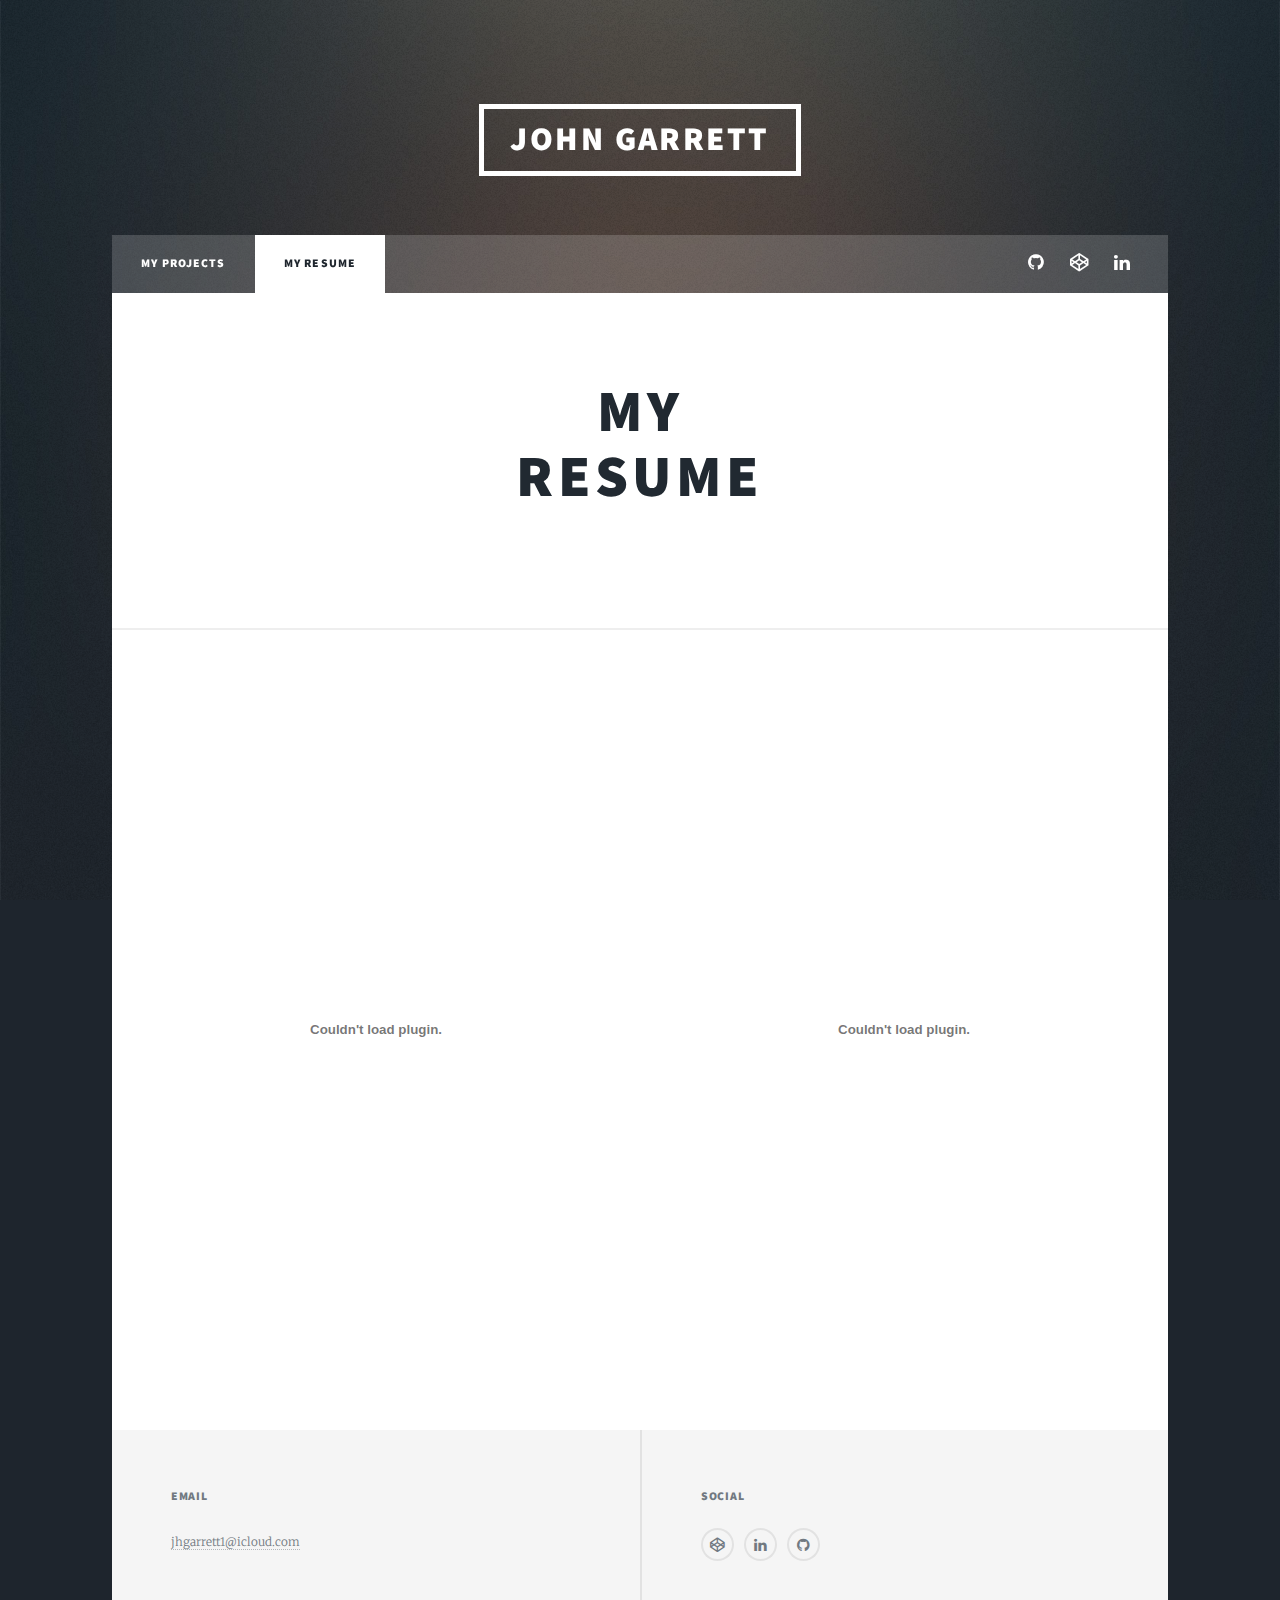
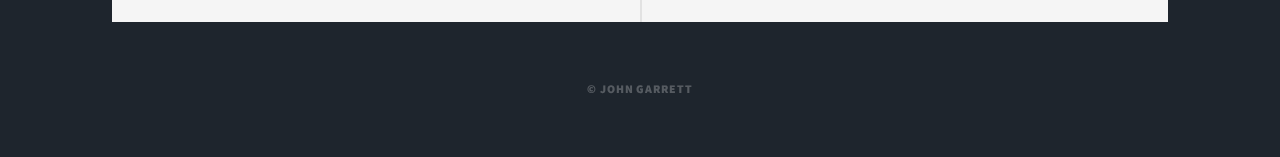
<file: elements.html>
<!DOCTYPE html>

<html>
  <head>
    <title>John Garrett</title>
    <meta charset="utf-8" />
    <meta
      name="viewport"
      content="width=device-width, initial-scale=1, user-scalable=no"
    />
    <link rel="stylesheet" href="assets/css/main.css" />
    <noscript><link rel="stylesheet" href="assets/css/noscript.css"/></noscript>
  </head>
  <body class="is-preload">
    <!-- Wrapper -->
    <div id="wrapper">
      <!-- Header -->
      <header id="header">
        <a href="index.html" class="logo">John Garrett</a>
      </header>

      <!-- Nav -->
      <nav id="nav">
        <ul class="links">
          <li><a href="index.html">My Projects</a></li>
          <li class="active"><a href="elements.html">My Resume</a></li>
        </ul>
        <ul class="icons">
          <li>
            <a
              href="https://github.com/JHGarrett"
              target="_blank"
              class="icon fa-github"
              ><span class="label">GitHub</span></a
            >
          </li>
          <li>
            <a
              href="https://codepen.io/jhgarrett/"
              target="_blank"
              class="icon fa-codepen"
              ><span class="label">CodePen</span></a
            >
          </li>
          <li>
            <a
              href="https://www.linkedin.com/in/johnhenrygarrett/"
              target="_blank"
              class="icon fa-linkedin"
              ><span class="label">LinkedIn</span></a
            >
          </li>
        </ul>
      </nav>

      <!-- Main -->
      <div id="main">
        <!-- Post -->
        <section class="post">
          <header class="major">
            <h1>
              <a href="https://docs.google.com/document/d/1Rljr8tizpwVf4ZOu4NZ8HUP_mfRepNt16ypb7Z4A0_g/edit?usp=sharing" target="_blank">
              My<br />
              Resume</a>
            </h1>
          </header>
        </section>
      
          <!-- Text stuff -->
         <section class="posts">
            <embed
            src="ResumePG1.pdf"
            width="1200px"
            height="800px"
          />
          <embed src="ResumePG2.pdf"
          width="1200px"
            height="800"/>
         </section>
      </div>

        <!-- Footer -->
      <footer id="footer">
          <section>
              <h3>Email</h3>
              <p><a href="mailto:jhgarrett1@icloud.com?Subject=Hello%20John">jhgarrett1@icloud.com</a></p>
          </section>
  
            <section>
              <h3>Social</h3>
              <ul class="icons alt">
                <li>
                  <a href="https://codepen.io/jhgarrett/" target="_blank" class="icon alt fa-codepen"
                    ><span class="label">CodePen</span></a
                  >
                </li>
                <li>
                  <a href="https://www.linkedin.com/in/johnhenrygarrett/" target="_blank" class="icon alt fa-linkedin"
                    ><span class="label">LinkedIn</span></a
                  >
                </li>
                <li>
                  <a href="https://github.com/JHGarrett" target="_blank" class="icon alt fa-github"
                    ><span class="label">GitHub</span></a
                  >
                </li>
              </ul>
            </section>
          </section>
        </footer>
  
        <!-- Copyright -->
        <div id="copyright">
          <ul>
            <li>&copy; John Garrett</li>
          </ul>
        </div>
      </div>
  

        <!-- Scripts -->
        <script src="assets/js/jquery.min.js"></script>
        <script src="assets/js/jquery.scrollex.min.js"></script>
        <script src="assets/js/jquery.scrolly.min.js"></script>
        <script src="assets/js/browser.min.js"></script>
        <script src="assets/js/breakpoints.min.js"></script>
        <script src="assets/js/util.js"></script>
        <script src="assets/js/main.js"></script>
        <!-- </body> -->
        <!-- </html> -->
      </div>
    </div>
  </body>
</html>
</file>
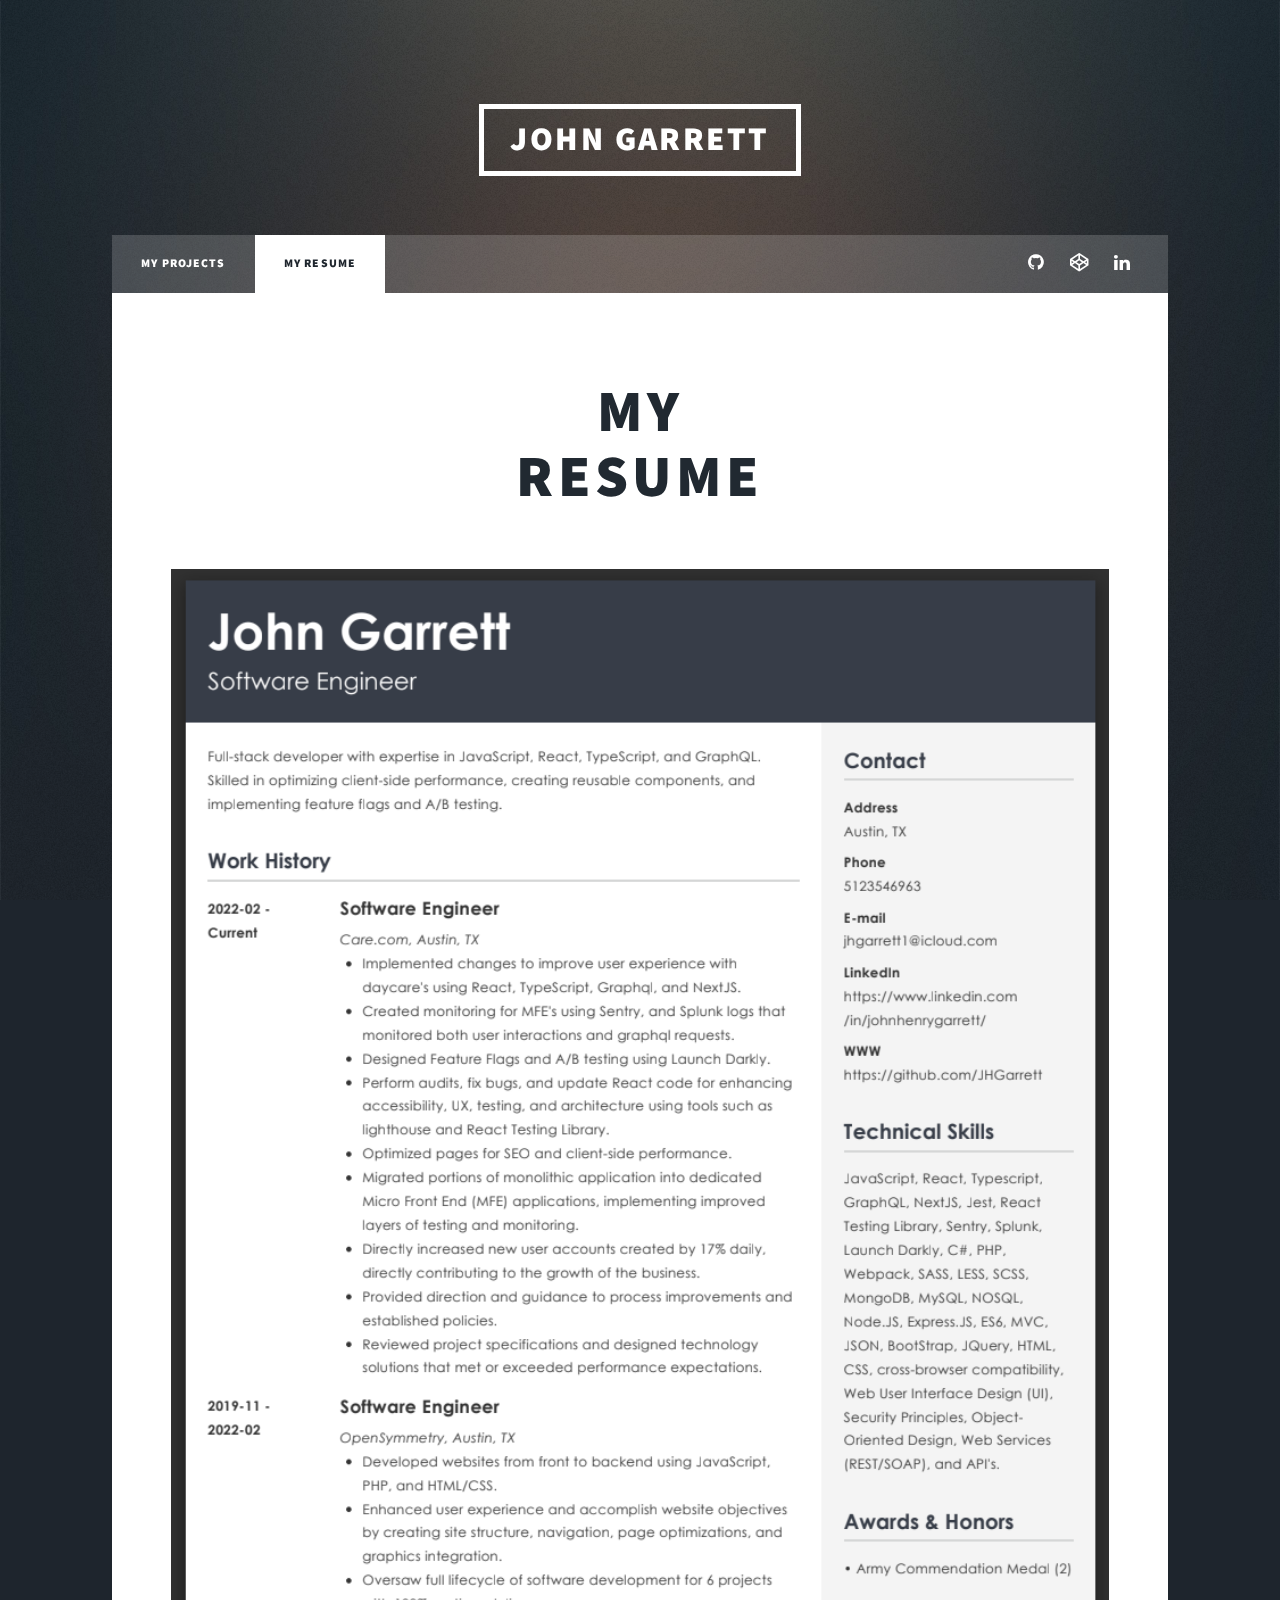
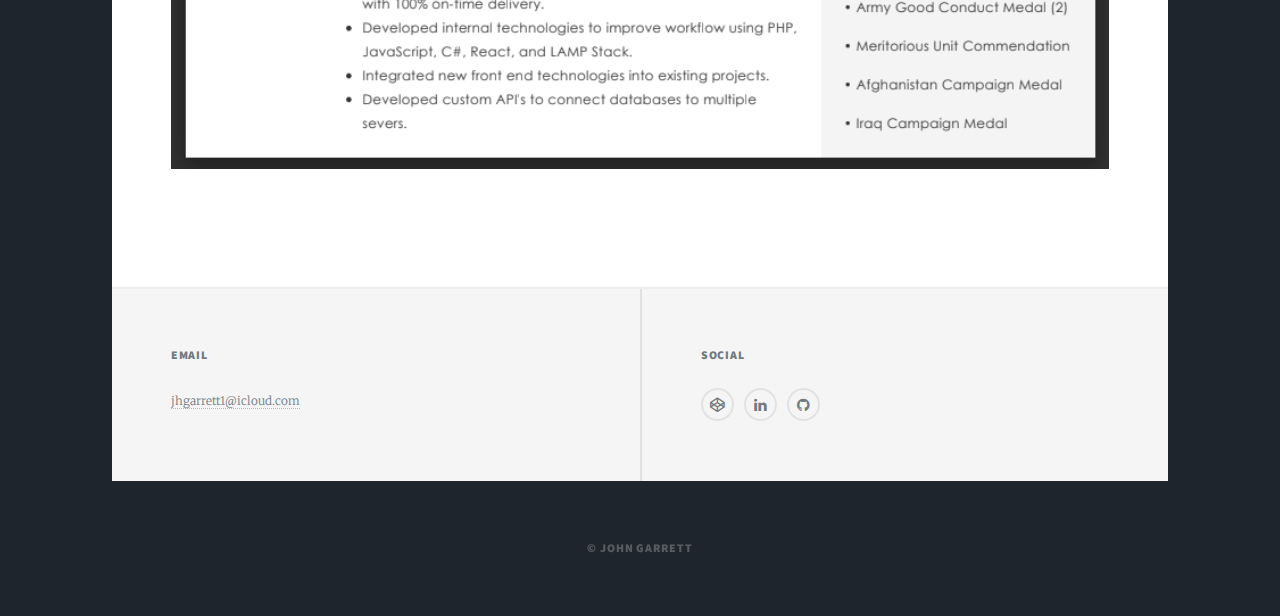
<file: resume.html>
<!DOCTYPE html>

<html>
  <head>
    <title>John Garrett</title>
    <meta charset="utf-8" />
    <meta
      name="viewport"
      content="width=device-width, initial-scale=1, user-scalable=no"
    />
    <link rel="stylesheet" href="assets/css/main.css" />
    <noscript><link rel="stylesheet" href="assets/css/noscript.css"/></noscript>
  </head>
  <body class="is-preload">
    <!-- Wrapper -->
    <div id="wrapper">
      <!-- Header -->
      <header id="header">
        <a href="index.html" class="logo">John Garrett</a>
      </header>

      <!-- Nav -->
      <nav id="nav">
        <ul class="links">
          <li><a href="index.html">My Projects</a></li>
          <li class="active"><a href="resume.html">My Resume</a></li>
        </ul>
        <ul class="icons">
          <li>
            <a
              href="https://github.com/JHGarrett"
              target="_blank"
              class="icon fa-github"
              ><span class="label">GitHub</span></a
            >
          </li>
          <li>
            <a
              href="https://codepen.io/jhgarrett/"
              target="_blank"
              class="icon fa-codepen"
              ><span class="label">CodePen</span></a
            >
          </li>
          <li>
            <a
              href="https://www.linkedin.com/in/johnhenrygarrett/"
              target="_blank"
              class="icon fa-linkedin"
              ><span class="label">LinkedIn</span></a
            >
          </li>
        </ul>
      </nav>

      <!-- Main -->
      <div id="main">
        <!-- Post -->
        <section class="post">
          <header class="major">
            <h1>
              My<br />
              Resume</a>
              <a href="https://drive.google.com/file/d/1RfaTnyzSDmhMCK3fLC1snA3_GkHJxfjl/view?usp=sharing" target="_blank" class="image main"
            ><img src="./images/resume.png" alt="My Resume"
            
		  /></a>
            </h1>
          </header>
        </section>
      
          <!-- Text stuff -->
         <section class="posts">
            <!-- <embed
            src="My Technical Resume.pdf"
            width="1200px"
            height="800px"
          /> -->
          
         </section>
      </div>

        <!-- Footer -->
      <footer id="footer">
          <section>
              <h3>Email</h3>
              <p><a href="mailto:jhgarrett1@icloud.com?Subject=Hello%20John">jhgarrett1@icloud.com</a></p>
          </section>
  
            <section>
              <h3>Social</h3>
              <ul class="icons alt">
                <li>
                  <a href="https://codepen.io/jhgarrett/" target="_blank" class="icon alt fa-codepen"
                    ><span class="label">CodePen</span></a
                  >
                </li>
                <li>
                  <a href="https://www.linkedin.com/in/johnhenrygarrett/" target="_blank" class="icon alt fa-linkedin"
                    ><span class="label">LinkedIn</span></a
                  >
                </li>
                <li>
                  <a href="https://github.com/JHGarrett" target="_blank" class="icon alt fa-github"
                    ><span class="label">GitHub</span></a
                  >
                </li>
              </ul>
            </section>
          </section>
        </footer>
  
        <!-- Copyright -->
        <div id="copyright">
          <ul>
            <li>&copy; John Garrett</li>
          </ul>
        </div>
      </div>
  

        <!-- Scripts -->
        <script src="assets/js/jquery.min.js"></script>
        <script src="assets/js/jquery.scrollex.min.js"></script>
        <script src="assets/js/jquery.scrolly.min.js"></script>
        <script src="assets/js/browser.min.js"></script>
        <script src="assets/js/breakpoints.min.js"></script>
        <script src="assets/js/util.js"></script>
        <script src="assets/js/main.js"></script>
        <!-- </body> -->
        <!-- </html> -->
      </div>
    </div>
  </body>
</html>
</file>
<file: assets/css/main.css>
@import url(font-awesome.min.css);
@import url("https://fonts.googleapis.com/css?family=Merriweather:300,700,300italic,700italic|Source+Sans+Pro:900");


html, body, div, span, applet, object,
iframe, h1, h2, h3, h4, h5, h6, p, blockquote,
pre, a, abbr, acronym, address, big, cite,
code, del, dfn, em, img, ins, kbd, q, s, samp,
small, strike, strong, sub, sup, tt, var, b,
u, i, center, dl, dt, dd, ol, ul, li, fieldset,
form, label, legend, table, caption, tbody,
tfoot, thead, tr, th, td, article, aside,
canvas, details, embed, figure, figcaption,
footer, header, hgroup, menu, nav, output, ruby,
section, summary, time, mark, audio, video {
	margin: 0;
	padding: 0;
	border: 0;
	font-size: 100%;
	font: inherit;
	vertical-align: baseline;}

article, aside, details, figcaption, figure,
footer, header, hgroup, menu, nav, section {
	display: block;}

body {
	line-height: 1;
}

ol, ul {
	list-style: none;
}

blockquote, q {
	quotes: none;
}

	blockquote:before, blockquote:after, q:before, q:after {
		content: '';
		content: none;
	}

table {
	border-collapse: collapse;
	border-spacing: 0;
}

body {
	-webkit-text-size-adjust: none;
}

mark {
	background-color: transparent;
	color: inherit;
}

input::-moz-focus-inner {
	border: 0;
	padding: 0;
}

input, select, textarea {
	-moz-appearance: none;
	-webkit-appearance: none;
	-ms-appearance: none;
	appearance: none;
}

/* Basic */

	@-ms-viewport {
		width: device-width;
	}

	body {
		-ms-overflow-style: scrollbar;
	}

	@media screen and (max-width: 480px) {

		html, body {
			min-width: 320px;
		}

	}

	html {
		box-sizing: border-box;
	}

	*, *:before, *:after {
		box-sizing: inherit;
	}

	body {
		background-color: #1e252d;
	}

		body.is-preload *, body.is-preload *:before, body.is-preload *:after {
			-moz-animation: none !important;
			-webkit-animation: none !important;
			-ms-animation: none !important;
			animation: none !important;
			-moz-transition: none !important;
			-webkit-transition: none !important;
			-ms-transition: none !important;
			transition: none !important;
		}

/* Type */

	html {
		font-size: 16pt;
	}

		@media screen and (max-width: 1680px) {

			html {
				font-size: 12pt;
			}

		}

		@media screen and (max-width: 1280px) {

			html {
				font-size: 11pt;
			}

		}

		@media screen and (max-width: 360px) {

			html {
				font-size: 10pt;
			}

		}

	body {
		color: #212931;
	}

	body, input, select, textarea {
		font-family: "Merriweather", Georgia, serif;
		font-weight: 300;
		font-size: 1rem;
		line-height: 2.375;
	}

	a {
		-moz-transition: color 0.2s ease-in-out, background-color 0.2s ease-in-out, border-color 0.2s ease-in-out, box-shadow 0.2s ease-in-out;
		-webkit-transition: color 0.2s ease-in-out, background-color 0.2s ease-in-out, border-color 0.2s ease-in-out, box-shadow 0.2s ease-in-out;
		-ms-transition: color 0.2s ease-in-out, background-color 0.2s ease-in-out, border-color 0.2s ease-in-out, box-shadow 0.2s ease-in-out;
		transition: color 0.2s ease-in-out, background-color 0.2s ease-in-out, border-color 0.2s ease-in-out, box-shadow 0.2s ease-in-out;
		border-bottom: dotted 1px;
		text-decoration: none;
	}

		a:hover {
			border-bottom-color: transparent;
		}

	strong, b {
		font-weight: 600;
	}

	em, i {
		font-style: italic;
	}

	p {
		text-align: justify;
		margin: 0 0 2rem 0;
	}

	h1, h2, h3, h4, h5, h6 {
		font-family: "Source Sans Pro", Helvetica, sans-serif;
		font-weight: 900;
		line-height: 1.5;
		letter-spacing: 0.075em;
		text-transform: uppercase;
		margin: 0 0 1rem 0;
	}

		h1 a, h2 a, h3 a, h4 a, h5 a, h6 a {
			border-bottom: 0;
			color: inherit;
			text-decoration: none;
		}

	h1 {
		font-size: 4rem;
		line-height: 1.1;
		margin: 0 0 2rem 0;
	}

	h2 {
		font-size: 1.75rem;
		line-height: 1.3;
		margin: 0 0 1.5rem 0;
	}

	h3 {
		font-size: 1.25rem;
		margin: 0 0 1.5rem 0;
	}

	h4 {
		font-size: 1rem;
	}

	h5 {
		font-size: 0.9rem;
	}

	h6 {
		font-size: 0.8rem;
	}

	sub {
		font-size: 0.8rem;
		position: relative;
		top: 0.5rem;
	}

	sup {
		font-size: 0.8rem;
		position: relative;
		top: -0.5rem;
	}

	blockquote {
		border-left: solid 4px;
		font-style: italic;
		margin: 0 0 2rem 0;
		padding: 0.5rem 0 0.5rem 2rem;
	}

	code {
		border: solid 2px;
		font-family: "Courier New", monospace;
		font-size: 0.9rem;
		margin: 0 0.25rem;
		padding: 0.25rem 0.65rem;
	}

	pre {
		-webkit-overflow-scrolling: touch;
		font-family: "Courier New", monospace;
		font-size: 0.9rem;
		margin: 0 0 2rem 0;
	}

		pre code {
			display: block;
			line-height: 1.75;
			padding: 1rem 1.5rem;
			overflow-x: auto;
		}

	hr {
		border: 0;
		border-bottom: solid 2px;
		margin: 3rem 0;
	}

		hr.major {
			margin: 5rem 0;
		}

	.align-left {
		text-align: left;
	}

	.align-center {
		text-align: center;
	}

	.align-right {
		text-align: right;
	}

	input, select, textarea {
		color: #212931;
	}

	a {
		color: #212931;
		border-bottom-color: rgba(33, 41, 49, 0.5);
	}

		a:hover {
			border-bottom-color: transparent;
			color: #18bfef !important;
		}

	strong, b {
		color: #212931;
	}

	h1, h2, h3, h4, h5, h6 {
		color: #212931;
	}

	blockquote {
		border-left-color: #eeeeee;
	}

	code {
		background: rgba(220, 220, 220, 0.25);
		border-color: #eeeeee;
	}

	hr {
		border-bottom-color: #eeeeee;
	}

/* Row */

	.row {
		display: flex;
		flex-wrap: wrap;
		box-sizing: border-box;
		align-items: stretch;
	}

		.row > * {
			box-sizing: border-box;
		}

		.row.gtr-uniform > * > :last-child {
			margin-bottom: 0;
		}

		.row.aln-left {
			justify-content: flex-start;
		}

		.row.aln-center {
			justify-content: center;
		}

		.row.aln-right {
			justify-content: flex-end;
		}

		.row.aln-top {
			align-items: flex-start;
		}

		.row.aln-middle {
			align-items: center;
		}

		.row.aln-bottom {
			align-items: flex-end;
		}

		.row > .imp {
			order: -1;
		}

		.row > .col-1 {
			width: 8.3333333333%;
		}

		.row > .off-1 {
			margin-left: 8.3333333333%;
		}

		.row > .col-2 {
			width: 16.6666666667%;
		}

		.row > .off-2 {
			margin-left: 16.6666666667%;
		}

		.row > .col-3 {
			width: 25%;
		}

		.row > .off-3 {
			margin-left: 25%;
		}

		.row > .col-4 {
			width: 33.3333333333%;
		}

		.row > .off-4 {
			margin-left: 33.3333333333%;
		}

		.row > .col-5 {
			width: 41.6666666667%;
		}

		.row > .off-5 {
			margin-left: 41.6666666667%;
		}

		.row > .col-6 {
			width: 50%;
		}

		.row > .off-6 {
			margin-left: 50%;
		}

		.row > .col-7 {
			width: 58.3333333333%;
		}

		.row > .off-7 {
			margin-left: 58.3333333333%;
		}

		.row > .col-8 {
			width: 66.6666666667%;
		}

		.row > .off-8 {
			margin-left: 66.6666666667%;
		}

		.row > .col-9 {
			width: 75%;
		}

		.row > .off-9 {
			margin-left: 75%;
		}

		.row > .col-10 {
			width: 83.3333333333%;
		}

		.row > .off-10 {
			margin-left: 83.3333333333%;
		}

		.row > .col-11 {
			width: 91.6666666667%;
		}

		.row > .off-11 {
			margin-left: 91.6666666667%;
		}

		.row > .col-12 {
			width: 100%;
		}

		.row > .off-12 {
			margin-left: 100%;
		}

		.row.gtr-0 {
			margin-top: 0;
			margin-left: 0rem;
		}

			.row.gtr-0 > * {
				padding: 0 0 0 0rem;
			}

			.row.gtr-0.gtr-uniform {
				margin-top: 0rem;
			}

				.row.gtr-0.gtr-uniform > * {
					padding-top: 0rem;
				}

		.row.gtr-25 {
			margin-top: 0;
			margin-left: -0.375rem;
		}

			.row.gtr-25 > * {
				padding: 0 0 0 0.375rem;
			}

			.row.gtr-25.gtr-uniform {
				margin-top: -0.375rem;
			}

				.row.gtr-25.gtr-uniform > * {
					padding-top: 0.375rem;
				}

		.row.gtr-50 {
			margin-top: 0;
			margin-left: -0.75rem;
		}

			.row.gtr-50 > * {
				padding: 0 0 0 0.75rem;
			}

			.row.gtr-50.gtr-uniform {
				margin-top: -0.75rem;
			}

				.row.gtr-50.gtr-uniform > * {
					padding-top: 0.75rem;
				}

		.row {
			margin-top: 0;
			margin-left: -1.5rem;
		}

			.row > * {
				padding: 0 0 0 1.5rem;
			}

			.row.gtr-uniform {
				margin-top: -1.5rem;
			}

				.row.gtr-uniform > * {
					padding-top: 1.5rem;
				}

		.row.gtr-150 {
			margin-top: 0;
			margin-left: -2.25rem;
		}

			.row.gtr-150 > * {
				padding: 0 0 0 2.25rem;
			}

			.row.gtr-150.gtr-uniform {
				margin-top: -2.25rem;
			}

				.row.gtr-150.gtr-uniform > * {
					padding-top: 2.25rem;
				}

		.row.gtr-200 {
			margin-top: 0;
			margin-left: -3rem;
		}

			.row.gtr-200 > * {
				padding: 0 0 0 3rem;
			}

			.row.gtr-200.gtr-uniform {
				margin-top: -3rem;
			}

				.row.gtr-200.gtr-uniform > * {
					padding-top: 3rem;
				}

		@media screen and (max-width: 1680px) {

			.row {
				display: flex;
				flex-wrap: wrap;
				box-sizing: border-box;
				align-items: stretch;
			}

				.row > * {
					box-sizing: border-box;
				}

				.row.gtr-uniform > * > :last-child {
					margin-bottom: 0;
				}

				.row.aln-left {
					justify-content: flex-start;
				}

				.row.aln-center {
					justify-content: center;
				}

				.row.aln-right {
					justify-content: flex-end;
				}

				.row.aln-top {
					align-items: flex-start;
				}

				.row.aln-middle {
					align-items: center;
				}

				.row.aln-bottom {
					align-items: flex-end;
				}

				.row > .imp-xlarge {
					order: -1;
				}

				.row > .col-1-xlarge {
					width: 8.3333333333%;
				}

				.row > .off-1-xlarge {
					margin-left: 8.3333333333%;
				}

				.row > .col-2-xlarge {
					width: 16.6666666667%;
				}

				.row > .off-2-xlarge {
					margin-left: 16.6666666667%;
				}

				.row > .col-3-xlarge {
					width: 25%;
				}

				.row > .off-3-xlarge {
					margin-left: 25%;
				}

				.row > .col-4-xlarge {
					width: 33.3333333333%;
				}

				.row > .off-4-xlarge {
					margin-left: 33.3333333333%;
				}

				.row > .col-5-xlarge {
					width: 41.6666666667%;
				}

				.row > .off-5-xlarge {
					margin-left: 41.6666666667%;
				}

				.row > .col-6-xlarge {
					width: 50%;
				}

				.row > .off-6-xlarge {
					margin-left: 50%;
				}

				.row > .col-7-xlarge {
					width: 58.3333333333%;
				}

				.row > .off-7-xlarge {
					margin-left: 58.3333333333%;
				}

				.row > .col-8-xlarge {
					width: 66.6666666667%;
				}

				.row > .off-8-xlarge {
					margin-left: 66.6666666667%;
				}

				.row > .col-9-xlarge {
					width: 75%;
				}

				.row > .off-9-xlarge {
					margin-left: 75%;
				}

				.row > .col-10-xlarge {
					width: 83.3333333333%;
				}

				.row > .off-10-xlarge {
					margin-left: 83.3333333333%;
				}

				.row > .col-11-xlarge {
					width: 91.6666666667%;
				}

				.row > .off-11-xlarge {
					margin-left: 91.6666666667%;
				}

				.row > .col-12-xlarge {
					width: 100%;
				}

				.row > .off-12-xlarge {
					margin-left: 100%;
				}

				.row.gtr-0 {
					margin-top: 0;
					margin-left: 0rem;
				}

					.row.gtr-0 > * {
						padding: 0 0 0 0rem;
					}

					.row.gtr-0.gtr-uniform {
						margin-top: 0rem;
					}

						.row.gtr-0.gtr-uniform > * {
							padding-top: 0rem;
						}

				.row.gtr-25 {
					margin-top: 0;
					margin-left: -0.375rem;
				}

					.row.gtr-25 > * {
						padding: 0 0 0 0.375rem;
					}

					.row.gtr-25.gtr-uniform {
						margin-top: -0.375rem;
					}

						.row.gtr-25.gtr-uniform > * {
							padding-top: 0.375rem;
						}

				.row.gtr-50 {
					margin-top: 0;
					margin-left: -0.75rem;
				}

					.row.gtr-50 > * {
						padding: 0 0 0 0.75rem;
					}

					.row.gtr-50.gtr-uniform {
						margin-top: -0.75rem;
					}

						.row.gtr-50.gtr-uniform > * {
							padding-top: 0.75rem;
						}

				.row {
					margin-top: 0;
					margin-left: -1.5rem;
				}

					.row > * {
						padding: 0 0 0 1.5rem;
					}

					.row.gtr-uniform {
						margin-top: -1.5rem;
					}

						.row.gtr-uniform > * {
							padding-top: 1.5rem;
						}

				.row.gtr-150 {
					margin-top: 0;
					margin-left: -2.25rem;
				}

					.row.gtr-150 > * {
						padding: 0 0 0 2.25rem;
					}

					.row.gtr-150.gtr-uniform {
						margin-top: -2.25rem;
					}

						.row.gtr-150.gtr-uniform > * {
							padding-top: 2.25rem;
						}

				.row.gtr-200 {
					margin-top: 0;
					margin-left: -3rem;
				}

					.row.gtr-200 > * {
						padding: 0 0 0 3rem;
					}

					.row.gtr-200.gtr-uniform {
						margin-top: -3rem;
					}

						.row.gtr-200.gtr-uniform > * {
							padding-top: 3rem;
						}

		}

		@media screen and (max-width: 1280px) {

			.row {
				display: flex;
				flex-wrap: wrap;
				box-sizing: border-box;
				align-items: stretch;
			}

				.row > * {
					box-sizing: border-box;
				}

				.row.gtr-uniform > * > :last-child {
					margin-bottom: 0;
				}

				.row.aln-left {
					justify-content: flex-start;
				}

				.row.aln-center {
					justify-content: center;
				}

				.row.aln-right {
					justify-content: flex-end;
				}

				.row.aln-top {
					align-items: flex-start;
				}

				.row.aln-middle {
					align-items: center;
				}

				.row.aln-bottom {
					align-items: flex-end;
				}

				.row > .imp-large {
					order: -1;
				}

				.row > .col-1-large {
					width: 8.3333333333%;
				}

				.row > .off-1-large {
					margin-left: 8.3333333333%;
				}

				.row > .col-2-large {
					width: 16.6666666667%;
				}

				.row > .off-2-large {
					margin-left: 16.6666666667%;
				}

				.row > .col-3-large {
					width: 25%;
				}

				.row > .off-3-large {
					margin-left: 25%;
				}

				.row > .col-4-large {
					width: 33.3333333333%;
				}

				.row > .off-4-large {
					margin-left: 33.3333333333%;
				}

				.row > .col-5-large {
					width: 41.6666666667%;
				}

				.row > .off-5-large {
					margin-left: 41.6666666667%;
				}

				.row > .col-6-large {
					width: 50%;
				}

				.row > .off-6-large {
					margin-left: 50%;
				}

				.row > .col-7-large {
					width: 58.3333333333%;
				}

				.row > .off-7-large {
					margin-left: 58.3333333333%;
				}

				.row > .col-8-large {
					width: 66.6666666667%;
				}

				.row > .off-8-large {
					margin-left: 66.6666666667%;
				}

				.row > .col-9-large {
					width: 75%;
				}

				.row > .off-9-large {
					margin-left: 75%;
				}

				.row > .col-10-large {
					width: 83.3333333333%;
				}

				.row > .off-10-large {
					margin-left: 83.3333333333%;
				}

				.row > .col-11-large {
					width: 91.6666666667%;
				}

				.row > .off-11-large {
					margin-left: 91.6666666667%;
				}

				.row > .col-12-large {
					width: 100%;
				}

				.row > .off-12-large {
					margin-left: 100%;
				}

				.row.gtr-0 {
					margin-top: 0;
					margin-left: 0rem;
				}

					.row.gtr-0 > * {
						padding: 0 0 0 0rem;
					}

					.row.gtr-0.gtr-uniform {
						margin-top: 0rem;
					}

						.row.gtr-0.gtr-uniform > * {
							padding-top: 0rem;
						}

				.row.gtr-25 {
					margin-top: 0;
					margin-left: -0.375rem;
				}

					.row.gtr-25 > * {
						padding: 0 0 0 0.375rem;
					}

					.row.gtr-25.gtr-uniform {
						margin-top: -0.375rem;
					}

						.row.gtr-25.gtr-uniform > * {
							padding-top: 0.375rem;
						}

				.row.gtr-50 {
					margin-top: 0;
					margin-left: -0.75rem;
				}

					.row.gtr-50 > * {
						padding: 0 0 0 0.75rem;
					}

					.row.gtr-50.gtr-uniform {
						margin-top: -0.75rem;
					}

						.row.gtr-50.gtr-uniform > * {
							padding-top: 0.75rem;
						}

				.row {
					margin-top: 0;
					margin-left: -1.5rem;
				}

					.row > * {
						padding: 0 0 0 1.5rem;
					}

					.row.gtr-uniform {
						margin-top: -1.5rem;
					}

						.row.gtr-uniform > * {
							padding-top: 1.5rem;
						}

				.row.gtr-150 {
					margin-top: 0;
					margin-left: -2.25rem;
				}

					.row.gtr-150 > * {
						padding: 0 0 0 2.25rem;
					}

					.row.gtr-150.gtr-uniform {
						margin-top: -2.25rem;
					}

						.row.gtr-150.gtr-uniform > * {
							padding-top: 2.25rem;
						}

				.row.gtr-200 {
					margin-top: 0;
					margin-left: -3rem;
				}

					.row.gtr-200 > * {
						padding: 0 0 0 3rem;
					}

					.row.gtr-200.gtr-uniform {
						margin-top: -3rem;
					}

						.row.gtr-200.gtr-uniform > * {
							padding-top: 3rem;
						}

		}

		@media screen and (max-width: 980px) {

			.row {
				display: flex;
				flex-wrap: wrap;
				box-sizing: border-box;
				align-items: stretch;
			}

				.row > * {
					box-sizing: border-box;
				}

				.row.gtr-uniform > * > :last-child {
					margin-bottom: 0;
				}

				.row.aln-left {
					justify-content: flex-start;
				}

				.row.aln-center {
					justify-content: center;
				}

				.row.aln-right {
					justify-content: flex-end;
				}

				.row.aln-top {
					align-items: flex-start;
				}

				.row.aln-middle {
					align-items: center;
				}

				.row.aln-bottom {
					align-items: flex-end;
				}

				.row > .imp-medium {
					order: -1;
				}

				.row > .col-1-medium {
					width: 8.3333333333%;
				}

				.row > .off-1-medium {
					margin-left: 8.3333333333%;
				}

				.row > .col-2-medium {
					width: 16.6666666667%;
				}

				.row > .off-2-medium {
					margin-left: 16.6666666667%;
				}

				.row > .col-3-medium {
					width: 25%;
				}

				.row > .off-3-medium {
					margin-left: 25%;
				}

				.row > .col-4-medium {
					width: 33.3333333333%;
				}

				.row > .off-4-medium {
					margin-left: 33.3333333333%;
				}

				.row > .col-5-medium {
					width: 41.6666666667%;
				}

				.row > .off-5-medium {
					margin-left: 41.6666666667%;
				}

				.row > .col-6-medium {
					width: 50%;
				}

				.row > .off-6-medium {
					margin-left: 50%;
				}

				.row > .col-7-medium {
					width: 58.3333333333%;
				}

				.row > .off-7-medium {
					margin-left: 58.3333333333%;
				}

				.row > .col-8-medium {
					width: 66.6666666667%;
				}

				.row > .off-8-medium {
					margin-left: 66.6666666667%;
				}

				.row > .col-9-medium {
					width: 75%;
				}

				.row > .off-9-medium {
					margin-left: 75%;
				}

				.row > .col-10-medium {
					width: 83.3333333333%;
				}

				.row > .off-10-medium {
					margin-left: 83.3333333333%;
				}

				.row > .col-11-medium {
					width: 91.6666666667%;
				}

				.row > .off-11-medium {
					margin-left: 91.6666666667%;
				}

				.row > .col-12-medium {
					width: 100%;
				}

				.row > .off-12-medium {
					margin-left: 100%;
				}

				.row.gtr-0 {
					margin-top: 0;
					margin-left: 0rem;
				}

					.row.gtr-0 > * {
						padding: 0 0 0 0rem;
					}

					.row.gtr-0.gtr-uniform {
						margin-top: 0rem;
					}

						.row.gtr-0.gtr-uniform > * {
							padding-top: 0rem;
						}

				.row.gtr-25 {
					margin-top: 0;
					margin-left: -0.375rem;
				}

					.row.gtr-25 > * {
						padding: 0 0 0 0.375rem;
					}

					.row.gtr-25.gtr-uniform {
						margin-top: -0.375rem;
					}

						.row.gtr-25.gtr-uniform > * {
							padding-top: 0.375rem;
						}

				.row.gtr-50 {
					margin-top: 0;
					margin-left: -0.75rem;
				}

					.row.gtr-50 > * {
						padding: 0 0 0 0.75rem;
					}

					.row.gtr-50.gtr-uniform {
						margin-top: -0.75rem;
					}

						.row.gtr-50.gtr-uniform > * {
							padding-top: 0.75rem;
						}

				.row {
					margin-top: 0;
					margin-left: -1.5rem;
				}

					.row > * {
						padding: 0 0 0 1.5rem;
					}

					.row.gtr-uniform {
						margin-top: -1.5rem;
					}

						.row.gtr-uniform > * {
							padding-top: 1.5rem;
						}

				.row.gtr-150 {
					margin-top: 0;
					margin-left: -2.25rem;
				}

					.row.gtr-150 > * {
						padding: 0 0 0 2.25rem;
					}

					.row.gtr-150.gtr-uniform {
						margin-top: -2.25rem;
					}

						.row.gtr-150.gtr-uniform > * {
							padding-top: 2.25rem;
						}

				.row.gtr-200 {
					margin-top: 0;
					margin-left: -3rem;
				}

					.row.gtr-200 > * {
						padding: 0 0 0 3rem;
					}

					.row.gtr-200.gtr-uniform {
						margin-top: -3rem;
					}

						.row.gtr-200.gtr-uniform > * {
							padding-top: 3rem;
						}

		}

		@media screen and (max-width: 736px) {

			.row {
				display: flex;
				flex-wrap: wrap;
				box-sizing: border-box;
				align-items: stretch;
			}

				.row > * {
					box-sizing: border-box;
				}

				.row.gtr-uniform > * > :last-child {
					margin-bottom: 0;
				}

				.row.aln-left {
					justify-content: flex-start;
				}

				.row.aln-center {
					justify-content: center;
				}

				.row.aln-right {
					justify-content: flex-end;
				}

				.row.aln-top {
					align-items: flex-start;
				}

				.row.aln-middle {
					align-items: center;
				}

				.row.aln-bottom {
					align-items: flex-end;
				}

				.row > .imp-small {
					order: -1;
				}

				.row > .col-1-small {
					width: 8.3333333333%;
				}

				.row > .off-1-small {
					margin-left: 8.3333333333%;
				}

				.row > .col-2-small {
					width: 16.6666666667%;
				}

				.row > .off-2-small {
					margin-left: 16.6666666667%;
				}

				.row > .col-3-small {
					width: 25%;
				}

				.row > .off-3-small {
					margin-left: 25%;
				}

				.row > .col-4-small {
					width: 33.3333333333%;
				}

				.row > .off-4-small {
					margin-left: 33.3333333333%;
				}

				.row > .col-5-small {
					width: 41.6666666667%;
				}

				.row > .off-5-small {
					margin-left: 41.6666666667%;
				}

				.row > .col-6-small {
					width: 50%;
				}

				.row > .off-6-small {
					margin-left: 50%;
				}

				.row > .col-7-small {
					width: 58.3333333333%;
				}

				.row > .off-7-small {
					margin-left: 58.3333333333%;
				}

				.row > .col-8-small {
					width: 66.6666666667%;
				}

				.row > .off-8-small {
					margin-left: 66.6666666667%;
				}

				.row > .col-9-small {
					width: 75%;
				}

				.row > .off-9-small {
					margin-left: 75%;
				}

				.row > .col-10-small {
					width: 83.3333333333%;
				}

				.row > .off-10-small {
					margin-left: 83.3333333333%;
				}

				.row > .col-11-small {
					width: 91.6666666667%;
				}

				.row > .off-11-small {
					margin-left: 91.6666666667%;
				}

				.row > .col-12-small {
					width: 100%;
				}

				.row > .off-12-small {
					margin-left: 100%;
				}

				.row.gtr-0 {
					margin-top: 0;
					margin-left: 0rem;
				}

					.row.gtr-0 > * {
						padding: 0 0 0 0rem;
					}

					.row.gtr-0.gtr-uniform {
						margin-top: 0rem;
					}

						.row.gtr-0.gtr-uniform > * {
							padding-top: 0rem;
						}

				.row.gtr-25 {
					margin-top: 0;
					margin-left: -0.375rem;
				}

					.row.gtr-25 > * {
						padding: 0 0 0 0.375rem;
					}

					.row.gtr-25.gtr-uniform {
						margin-top: -0.375rem;
					}

						.row.gtr-25.gtr-uniform > * {
							padding-top: 0.375rem;
						}

				.row.gtr-50 {
					margin-top: 0;
					margin-left: -0.75rem;
				}

					.row.gtr-50 > * {
						padding: 0 0 0 0.75rem;
					}

					.row.gtr-50.gtr-uniform {
						margin-top: -0.75rem;
					}

						.row.gtr-50.gtr-uniform > * {
							padding-top: 0.75rem;
						}

				.row {
					margin-top: 0;
					margin-left: -1.5rem;
				}

					.row > * {
						padding: 0 0 0 1.5rem;
					}

					.row.gtr-uniform {
						margin-top: -1.5rem;
					}

						.row.gtr-uniform > * {
							padding-top: 1.5rem;
						}

				.row.gtr-150 {
					margin-top: 0;
					margin-left: -2.25rem;
				}

					.row.gtr-150 > * {
						padding: 0 0 0 2.25rem;
					}

					.row.gtr-150.gtr-uniform {
						margin-top: -2.25rem;
					}

						.row.gtr-150.gtr-uniform > * {
							padding-top: 2.25rem;
						}

				.row.gtr-200 {
					margin-top: 0;
					margin-left: -3rem;
				}

					.row.gtr-200 > * {
						padding: 0 0 0 3rem;
					}

					.row.gtr-200.gtr-uniform {
						margin-top: -3rem;
					}

						.row.gtr-200.gtr-uniform > * {
							padding-top: 3rem;
						}

		}

		@media screen and (max-width: 480px) {

			.row {
				display: flex;
				flex-wrap: wrap;
				box-sizing: border-box;
				align-items: stretch;
			}

				.row > * {
					box-sizing: border-box;
				}

				.row.gtr-uniform > * > :last-child {
					margin-bottom: 0;
				}

				.row.aln-left {
					justify-content: flex-start;
				}

				.row.aln-center {
					justify-content: center;
				}

				.row.aln-right {
					justify-content: flex-end;
				}

				.row.aln-top {
					align-items: flex-start;
				}

				.row.aln-middle {
					align-items: center;
				}

				.row.aln-bottom {
					align-items: flex-end;
				}

				.row > .imp-xsmall {
					order: -1;
				}

				.row > .col-1-xsmall {
					width: 8.3333333333%;
				}

				.row > .off-1-xsmall {
					margin-left: 8.3333333333%;
				}

				.row > .col-2-xsmall {
					width: 16.6666666667%;
				}

				.row > .off-2-xsmall {
					margin-left: 16.6666666667%;
				}

				.row > .col-3-xsmall {
					width: 25%;
				}

				.row > .off-3-xsmall {
					margin-left: 25%;
				}

				.row > .col-4-xsmall {
					width: 33.3333333333%;
				}

				.row > .off-4-xsmall {
					margin-left: 33.3333333333%;
				}

				.row > .col-5-xsmall {
					width: 41.6666666667%;
				}

				.row > .off-5-xsmall {
					margin-left: 41.6666666667%;
				}

				.row > .col-6-xsmall {
					width: 50%;
				}

				.row > .off-6-xsmall {
					margin-left: 50%;
				}

				.row > .col-7-xsmall {
					width: 58.3333333333%;
				}

				.row > .off-7-xsmall {
					margin-left: 58.3333333333%;
				}

				.row > .col-8-xsmall {
					width: 66.6666666667%;
				}

				.row > .off-8-xsmall {
					margin-left: 66.6666666667%;
				}

				.row > .col-9-xsmall {
					width: 75%;
				}

				.row > .off-9-xsmall {
					margin-left: 75%;
				}

				.row > .col-10-xsmall {
					width: 83.3333333333%;
				}

				.row > .off-10-xsmall {
					margin-left: 83.3333333333%;
				}

				.row > .col-11-xsmall {
					width: 91.6666666667%;
				}

				.row > .off-11-xsmall {
					margin-left: 91.6666666667%;
				}

				.row > .col-12-xsmall {
					width: 100%;
				}

				.row > .off-12-xsmall {
					margin-left: 100%;
				}

				.row.gtr-0 {
					margin-top: 0;
					margin-left: 0rem;
				}

					.row.gtr-0 > * {
						padding: 0 0 0 0rem;
					}

					.row.gtr-0.gtr-uniform {
						margin-top: 0rem;
					}

						.row.gtr-0.gtr-uniform > * {
							padding-top: 0rem;
						}

				.row.gtr-25 {
					margin-top: 0;
					margin-left: -0.375rem;
				}

					.row.gtr-25 > * {
						padding: 0 0 0 0.375rem;
					}

					.row.gtr-25.gtr-uniform {
						margin-top: -0.375rem;
					}

						.row.gtr-25.gtr-uniform > * {
							padding-top: 0.375rem;
						}

				.row.gtr-50 {
					margin-top: 0;
					margin-left: -0.75rem;
				}

					.row.gtr-50 > * {
						padding: 0 0 0 0.75rem;
					}

					.row.gtr-50.gtr-uniform {
						margin-top: -0.75rem;
					}

						.row.gtr-50.gtr-uniform > * {
							padding-top: 0.75rem;
						}

				.row {
					margin-top: 0;
					margin-left: -1.5rem;
				}

					.row > * {
						padding: 0 0 0 1.5rem;
					}

					.row.gtr-uniform {
						margin-top: -1.5rem;
					}

						.row.gtr-uniform > * {
							padding-top: 1.5rem;
						}

				.row.gtr-150 {
					margin-top: 0;
					margin-left: -2.25rem;
				}

					.row.gtr-150 > * {
						padding: 0 0 0 2.25rem;
					}

					.row.gtr-150.gtr-uniform {
						margin-top: -2.25rem;
					}

						.row.gtr-150.gtr-uniform > * {
							padding-top: 2.25rem;
						}

				.row.gtr-200 {
					margin-top: 0;
					margin-left: -3rem;
				}

					.row.gtr-200 > * {
						padding: 0 0 0 3rem;
					}

					.row.gtr-200.gtr-uniform {
						margin-top: -3rem;
					}

						.row.gtr-200.gtr-uniform > * {
							padding-top: 3rem;
						}

		}

		@media screen and (max-width: 360px) {

			.row {
				display: flex;
				flex-wrap: wrap;
				box-sizing: border-box;
				align-items: stretch;
			}

				.row > * {
					box-sizing: border-box;
				}

				.row.gtr-uniform > * > :last-child {
					margin-bottom: 0;
				}

				.row.aln-left {
					justify-content: flex-start;
				}

				.row.aln-center {
					justify-content: center;
				}

				.row.aln-right {
					justify-content: flex-end;
				}

				.row.aln-top {
					align-items: flex-start;
				}

				.row.aln-middle {
					align-items: center;
				}

				.row.aln-bottom {
					align-items: flex-end;
				}

				.row > .imp-xxsmall {
					order: -1;
				}

				.row > .col-1-xxsmall {
					width: 8.3333333333%;
				}

				.row > .off-1-xxsmall {
					margin-left: 8.3333333333%;
				}

				.row > .col-2-xxsmall {
					width: 16.6666666667%;
				}

				.row > .off-2-xxsmall {
					margin-left: 16.6666666667%;
				}

				.row > .col-3-xxsmall {
					width: 25%;
				}

				.row > .off-3-xxsmall {
					margin-left: 25%;
				}

				.row > .col-4-xxsmall {
					width: 33.3333333333%;
				}

				.row > .off-4-xxsmall {
					margin-left: 33.3333333333%;
				}

				.row > .col-5-xxsmall {
					width: 41.6666666667%;
				}

				.row > .off-5-xxsmall {
					margin-left: 41.6666666667%;
				}

				.row > .col-6-xxsmall {
					width: 50%;
				}

				.row > .off-6-xxsmall {
					margin-left: 50%;
				}

				.row > .col-7-xxsmall {
					width: 58.3333333333%;
				}

				.row > .off-7-xxsmall {
					margin-left: 58.3333333333%;
				}

				.row > .col-8-xxsmall {
					width: 66.6666666667%;
				}

				.row > .off-8-xxsmall {
					margin-left: 66.6666666667%;
				}

				.row > .col-9-xxsmall {
					width: 75%;
				}

				.row > .off-9-xxsmall {
					margin-left: 75%;
				}

				.row > .col-10-xxsmall {
					width: 83.3333333333%;
				}

				.row > .off-10-xxsmall {
					margin-left: 83.3333333333%;
				}

				.row > .col-11-xxsmall {
					width: 91.6666666667%;
				}

				.row > .off-11-xxsmall {
					margin-left: 91.6666666667%;
				}

				.row > .col-12-xxsmall {
					width: 100%;
				}

				.row > .off-12-xxsmall {
					margin-left: 100%;
				}

				.row.gtr-0 {
					margin-top: 0;
					margin-left: 0rem;
				}

					.row.gtr-0 > * {
						padding: 0 0 0 0rem;
					}

					.row.gtr-0.gtr-uniform {
						margin-top: 0rem;
					}

						.row.gtr-0.gtr-uniform > * {
							padding-top: 0rem;
						}

				.row.gtr-25 {
					margin-top: 0;
					margin-left: -0.375rem;
				}

					.row.gtr-25 > * {
						padding: 0 0 0 0.375rem;
					}

					.row.gtr-25.gtr-uniform {
						margin-top: -0.375rem;
					}

						.row.gtr-25.gtr-uniform > * {
							padding-top: 0.375rem;
						}

				.row.gtr-50 {
					margin-top: 0;
					margin-left: -0.75rem;
				}

					.row.gtr-50 > * {
						padding: 0 0 0 0.75rem;
					}

					.row.gtr-50.gtr-uniform {
						margin-top: -0.75rem;
					}

						.row.gtr-50.gtr-uniform > * {
							padding-top: 0.75rem;
						}

				.row {
					margin-top: 0;
					margin-left: -1.5rem;
				}

					.row > * {
						padding: 0 0 0 1.5rem;
					}

					.row.gtr-uniform {
						margin-top: -1.5rem;
					}

						.row.gtr-uniform > * {
							padding-top: 1.5rem;
						}

				.row.gtr-150 {
					margin-top: 0;
					margin-left: -2.25rem;
				}

					.row.gtr-150 > * {
						padding: 0 0 0 2.25rem;
					}

					.row.gtr-150.gtr-uniform {
						margin-top: -2.25rem;
					}

						.row.gtr-150.gtr-uniform > * {
							padding-top: 2.25rem;
						}

				.row.gtr-200 {
					margin-top: 0;
					margin-left: -3rem;
				}

					.row.gtr-200 > * {
						padding: 0 0 0 3rem;
					}

					.row.gtr-200.gtr-uniform {
						margin-top: -3rem;
					}

						.row.gtr-200.gtr-uniform > * {
							padding-top: 3rem;
						}

		}

/* Box */

	.box {
		border: solid 2px;
		margin-bottom: 2rem;
		padding: 1.5rem;
	}

		.box > :last-child,
		.box > :last-child > :last-child,
		.box > :last-child > :last-child > :last-child {
			margin-bottom: 0;
		}

		.box.alt {
			border: 0;
			border-radius: 0;
			padding: 0;
		}

	.box {
		border-color: #eeeeee;
	}

/* Button */

	input[type="submit"],
	input[type="reset"],
	input[type="button"],
	button,
	.button {
		-moz-appearance: none;
		-webkit-appearance: none;
		-ms-appearance: none;
		appearance: none;
		-moz-transition: background-color 0.2s ease-in-out, box-shadow 0.2s ease-in-out, color 0.2s ease-in-out;
		-webkit-transition: background-color 0.2s ease-in-out, box-shadow 0.2s ease-in-out, color 0.2s ease-in-out;
		-ms-transition: background-color 0.2s ease-in-out, box-shadow 0.2s ease-in-out, color 0.2s ease-in-out;
		transition: background-color 0.2s ease-in-out, box-shadow 0.2s ease-in-out, color 0.2s ease-in-out;
		border: 0;
		border-radius: 0;
		cursor: pointer;
		display: inline-block;
		font-family: "Source Sans Pro", Helvetica, sans-serif;
		font-size: 0.8rem;
		font-weight: 900;
		letter-spacing: 0.075em;
		height: 3rem;
		line-height: 3rem;
		padding: 0 2rem;
		text-align: center;
		text-decoration: none;
		text-transform: uppercase;
		white-space: nowrap;
	}

		input[type="submit"].icon:before,
		input[type="reset"].icon:before,
		input[type="button"].icon:before,
		button.icon:before,
		.button.icon:before {
			margin-right: 0.5rem;
		}

		input[type="submit"].icon.solo,
		input[type="reset"].icon.solo,
		input[type="button"].icon.solo,
		button.icon.solo,
		.button.icon.solo {
			position: relative;
			width: 4rem;
			height: 4rem;
			line-height: 4rem;
			border-radius: 4rem;
			text-indent: 4rem;
			overflow: hidden;
			padding: 0;
			white-space: nowrap;
		}

			input[type="submit"].icon.solo:before,
			input[type="reset"].icon.solo:before,
			input[type="button"].icon.solo:before,
			button.icon.solo:before,
			.button.icon.solo:before {
				position: absolute;
				display: block;
				top: 0;
				left: 0;
				width: inherit;
				height: inherit;
				line-height: inherit;
				font-size: 1.25rem;
				margin-right: 0;
				text-align: center;
				text-indent: 0;
			}

		input[type="submit"].fit,
		input[type="reset"].fit,
		input[type="button"].fit,
		button.fit,
		.button.fit {
			width: 100%;
		}

		input[type="submit"].small,
		input[type="reset"].small,
		input[type="button"].small,
		button.small,
		.button.small {
			font-size: 0.7rem;
			height: 2.5rem;
			line-height: 2.5rem;
			padding: 0 1.5rem;
		}

		input[type="submit"].large,
		input[type="reset"].large,
		input[type="button"].large,
		button.large,
		.button.large {
			font-size: 0.9rem;
			height: 3.5rem;
			line-height: 3.5rem;
			padding: 0 2.75rem;
		}

		@media screen and (max-width: 980px) {

			input[type="submit"],
			input[type="reset"],
			input[type="button"],
			button,
			.button {
				font-size: 0.9rem;
				height: 3.25rem;
				line-height: 3.25rem;
			}

				input[type="submit"].large,
				input[type="reset"].large,
				input[type="button"].large,
				button.large,
				.button.large {
					font-size: 1rem;
					height: 3.75rem;
					line-height: 3.75rem;
				}

		}

		input[type="submit"].disabled, input[type="submit"]:disabled,
		input[type="reset"].disabled,
		input[type="reset"]:disabled,
		input[type="button"].disabled,
		input[type="button"]:disabled,
		button.disabled,
		button:disabled,
		.button.disabled,
		.button:disabled {
			pointer-events: none;
			opacity: 0.25;
		}

	input[type="submit"],
	input[type="reset"],
	input[type="button"],
	button,
	.button {
		background-color: transparent;
		box-shadow: inset 0 0 0 2px #212931;
		color: #212931 !important;
	}

		input[type="submit"]:hover,
		input[type="reset"]:hover,
		input[type="button"]:hover,
		button:hover,
		.button:hover {
			box-shadow: inset 0 0 0 2px #18bfef;
			color: #18bfef !important;
		}

		input[type="submit"].primary,
		input[type="reset"].primary,
		input[type="button"].primary,
		button.primary,
		.button.primary {
			background-color: #212931;
			box-shadow: none;
			color: #ffffff !important;
		}

			input[type="submit"].primary:hover,
			input[type="reset"].primary:hover,
			input[type="button"].primary:hover,
			button.primary:hover,
			.button.primary:hover {
				background-color: #18bfef;
			}

/* Form */

	form {
		margin: 0 0 2rem 0;
	}

		form > :last-child {
			margin-bottom: 0;
		}

		form > .fields {
			display: -moz-flex;
			display: -webkit-flex;
			display: -ms-flex;
			display: flex;
			-moz-flex-wrap: wrap;
			-webkit-flex-wrap: wrap;
			-ms-flex-wrap: wrap;
			flex-wrap: wrap;
			width: calc(100% + 3rem);
			margin: -1.5rem 0 2rem -1.5rem;
		}

			form > .fields > .field {
				-moz-flex-grow: 0;
				-webkit-flex-grow: 0;
				-ms-flex-grow: 0;
				flex-grow: 0;
				-moz-flex-shrink: 0;
				-webkit-flex-shrink: 0;
				-ms-flex-shrink: 0;
				flex-shrink: 0;
				padding: 1.5rem 0 0 1.5rem;
				width: calc(100% - 1.5rem);
			}

				form > .fields > .field.half {
					width: calc(50% - 0.75rem);
				}

				form > .fields > .field.third {
					width: calc(100%/3 - 0.5rem);
				}

				form > .fields > .field.quarter {
					width: calc(25% - 0.375rem);
				}

		@media screen and (max-width: 480px) {

			form > .fields {
				width: calc(100% + 3rem);
				margin: -1.5rem 0 2rem -1.5rem;
			}

				form > .fields > .field {
					padding: 1.5rem 0 0 1.5rem;
					width: calc(100% - 1.5rem);
				}

					form > .fields > .field.half {
						width: calc(100% - 1.5rem);
					}

					form > .fields > .field.third {
						width: calc(100% - 1.5rem);
					}

					form > .fields > .field.quarter {
						width: calc(100% - 1.5rem);
					}

		}

	label {
		display: block;
		font-family: "Source Sans Pro", Helvetica, sans-serif;
		font-weight: 900;
		line-height: 1.5;
		letter-spacing: 0.075em;
		font-size: 0.8rem;
		text-transform: uppercase;
		margin: 0 0 0.75rem 0;
	}

		@media screen and (max-width: 980px) {

			label {
				font-size: 0.9rem;
			}

		}

	input[type="text"],
	input[type="password"],
	input[type="email"],
	select,
	textarea {
		-moz-appearance: none;
		-webkit-appearance: none;
		-ms-appearance: none;
		appearance: none;
		background: transparent;
		border-radius: 0;
		border: solid 2px;
		color: inherit;
		display: block;
		outline: 0;
		padding: 0 1rem;
		text-decoration: none;
		width: 100%;
	}

		input[type="text"]:invalid,
		input[type="password"]:invalid,
		input[type="email"]:invalid,
		select:invalid,
		textarea:invalid {
			box-shadow: none;
		}

	select {
		background-size: 1.25rem;
		background-repeat: no-repeat;
		background-position: calc(100% - 1rem) center;
		height: 3rem;
		padding-right: 3rem;
		text-overflow: ellipsis;
	}

		select:focus::-ms-value {
			background-color: transparent;
		}

		select::-ms-expand {
			display: none;
		}

	input[type="text"],
	input[type="password"],
	input[type="email"],
	select {
		height: 3rem;
	}

	textarea {
		padding: 0.75rem 1rem;
	}

	input[type="checkbox"],
	input[type="radio"] {
		-moz-appearance: none;
		-webkit-appearance: none;
		-ms-appearance: none;
		appearance: none;
		display: block;
		float: left;
		margin-right: -2rem;
		opacity: 0;
		width: 1rem;
		z-index: -1;
	}

		input[type="checkbox"] + label,
		input[type="radio"] + label {
			text-decoration: none;
			cursor: pointer;
			display: inline-block;
			font-size: 1rem;
			letter-spacing: 0;
			font-family: "Merriweather", Georgia, serif;
			text-transform: none;
			font-weight: 300;
			padding-left: 2.8rem;
			padding-right: 1rem;
			position: relative;
		}

			input[type="checkbox"] + label:before,
			input[type="radio"] + label:before {
				-moz-osx-font-smoothing: grayscale;
				-webkit-font-smoothing: antialiased;
				font-family: FontAwesome;
				font-style: normal;
				font-weight: normal;
				text-transform: none !important;
			}

			input[type="checkbox"] + label:before,
			input[type="radio"] + label:before {
				border-radius: 0;
				border: solid 2px;
				content: '';
				display: inline-block;
				height: 1.8rem;
				left: 0;
				line-height: 1.725rem;
				position: absolute;
				text-align: center;
				top: -0.125rem;
				width: 1.8rem;
			}

		input[type="checkbox"]:checked + label:before,
		input[type="radio"]:checked + label:before {
			content: '\f00c';
		}

	input[type="checkbox"] + label:before {
		border-radius: 0;
	}

	input[type="radio"] + label:before {
		border-radius: 100%;
	}

	::-webkit-input-placeholder {
		opacity: 1.0;
	}

	:-moz-placeholder {
		opacity: 1.0;
	}

	::-moz-placeholder {
		opacity: 1.0;
	}

	:-ms-input-placeholder {
		opacity: 1.0;
	}

	label {
		color: #212931;
	}

	input[type="text"],
	input[type="password"],
	input[type="email"],
	select,
	textarea {
		border-color: #eeeeee;
	}

		input[type="text"]:focus,
		input[type="password"]:focus,
		input[type="email"]:focus,
		select:focus,
		textarea:focus {
			border-color: #18bfef;
		}

	select {
		background-image: url("data:image/svg+xml;charset=utf8,%3Csvg xmlns='http://www.w3.org/2000/svg' width='40' height='40' preserveAspectRatio='none' viewBox='0 0 40 40'%3E%3Cpath d='M9.4,12.3l10.4,10.4l10.4-10.4c0.2-0.2,0.5-0.4,0.9-0.4c0.3,0,0.6,0.1,0.9,0.4l3.3,3.3c0.2,0.2,0.4,0.5,0.4,0.9 c0,0.4-0.1,0.6-0.4,0.9L20.7,31.9c-0.2,0.2-0.5,0.4-0.9,0.4c-0.3,0-0.6-0.1-0.9-0.4L4.3,17.3c-0.2-0.2-0.4-0.5-0.4-0.9 c0-0.4,0.1-0.6,0.4-0.9l3.3-3.3c0.2-0.2,0.5-0.4,0.9-0.4S9.1,12.1,9.4,12.3z' fill='%23eeeeee' /%3E%3C/svg%3E");
	}

		select option {
			background-color: #ffffff;
			color: #212931;
		}

	.select-wrapper:before {
		color: #eeeeee;
	}

	input[type="checkbox"] + label,
	input[type="radio"] + label {
		color: #212931;
	}

		input[type="checkbox"] + label:before,
		input[type="radio"] + label:before {
			border-color: #eeeeee;
		}

	input[type="checkbox"]:checked + label:before,
	input[type="radio"]:checked + label:before {
		background-color: #212931;
		border-color: #212931;
		color: #ffffff;
	}

	input[type="checkbox"]:focus + label:before,
	input[type="radio"]:focus + label:before {
		border-color: #18bfef;
	}

	::-webkit-input-placeholder {
		color: #909498 !important;
	}

	:-moz-placeholder {
		color: #909498 !important;
	}

	::-moz-placeholder {
		color: #909498 !important;
	}

	:-ms-input-placeholder {
		color: #909498 !important;
	}

	.formerize-placeholder {
		color: #909498 !important;
	}

/* Icon */

	.icon {
		text-decoration: none;
		border-bottom: none;
		position: relative;
	}

		.icon:before {
			-moz-osx-font-smoothing: grayscale;
			-webkit-font-smoothing: antialiased;
			font-family: FontAwesome;
			font-style: normal;
			font-weight: normal;
			text-transform: none !important;
		}

		.icon > .label {
			display: none;
		}

/* Image */

	.image {
		border: 0;
		display: inline-block;
		position: relative;
	}

		.image img {
			display: block;
		}

		.image.left, .image.right {
			max-width: 40%;
		}

			.image.left img, .image.right img {
				width: 100%;
			}

		.image.left {
			float: left;
			margin: 0 2rem 2rem 0;
			top: 0.75rem;
		}

		.image.right {
			float: right;
			margin: 0 0 2rem 2rem;
			top: 0.75rem;
		}

		.image.fit {
			display: block;
			margin: 2.5rem 0;
			width: 100%;
		}

			.image.fit:first-child {
				margin-top: 0;
			}

			.image.fit img {
				width: 100%;
			}

		.image.main {
			display: block;
			margin: 4rem 0;
			width: 100%;
		}

			.image.main:first-child {
				margin-top: 0;
			}

			.image.main img {
				width: 100%;
			}

		@media screen and (max-width: 736px) {

			.image.fit {
				margin: 2rem 0;
			}

			.image.main {
				margin: 2rem 0;
			}

		}

	a.image {
		overflow: hidden;
	}

		a.image img {
			-moz-transition: -moz-transform 0.2s ease-out;
			-webkit-transition: -webkit-transform 0.2s ease-out;
			-ms-transition: -ms-transform 0.2s ease-out;
			transition: transform 0.2s ease-out;
		}

		a.image:hover img {
			-moz-transform: scale(1.05);
			-webkit-transform: scale(1.05);
			-ms-transform: scale(1.05);
			transform: scale(1.05);
		}

/* Actions */

	ul.actions {
		display: -moz-flex;
		display: -webkit-flex;
		display: -ms-flex;
		display: flex;
		cursor: default;
		list-style: none;
		margin-left: -1rem;
		padding-left: 0;
	}

		ul.actions li {
			padding: 0 0 0 1rem;
			vertical-align: middle;
		}

		ul.actions.special {
			-moz-justify-content: center;
			-webkit-justify-content: center;
			-ms-justify-content: center;
			justify-content: center;
			width: 100%;
			margin-left: 0;
		}

			ul.actions.special li:first-child {
				padding-left: 0;
			}

		ul.actions.stacked {
			-moz-flex-direction: column;
			-webkit-flex-direction: column;
			-ms-flex-direction: column;
			flex-direction: column;
			margin-left: 0;
		}

			ul.actions.stacked li {
				padding: 1.3rem 0 0 0;
			}

				ul.actions.stacked li:first-child {
					padding-top: 0;
				}

		ul.actions.fit {
			width: calc(100% + 1rem);
		}

			ul.actions.fit li {
				-moz-flex-grow: 1;
				-webkit-flex-grow: 1;
				-ms-flex-grow: 1;
				flex-grow: 1;
				-moz-flex-shrink: 1;
				-webkit-flex-shrink: 1;
				-ms-flex-shrink: 1;
				flex-shrink: 1;
				width: 100%;
			}

				ul.actions.fit li > * {
					width: 100%;
				}

			ul.actions.fit.stacked {
				width: 100%;
			}

		@media screen and (max-width: 480px) {

			ul.actions:not(.fixed) {
				-moz-flex-direction: column;
				-webkit-flex-direction: column;
				-ms-flex-direction: column;
				flex-direction: column;
				margin-left: 0;
				width: 100% !important;
			}

				ul.actions:not(.fixed) li {
					-moz-flex-grow: 1;
					-webkit-flex-grow: 1;
					-ms-flex-grow: 1;
					flex-grow: 1;
					-moz-flex-shrink: 1;
					-webkit-flex-shrink: 1;
					-ms-flex-shrink: 1;
					flex-shrink: 1;
					padding: 1rem 0 0 0;
					text-align: center;
					width: 100%;
				}

					ul.actions:not(.fixed) li > * {
						width: 100%;
					}

					ul.actions:not(.fixed) li:first-child {
						padding-top: 0;
					}

					ul.actions:not(.fixed) li input[type="submit"],
					ul.actions:not(.fixed) li input[type="reset"],
					ul.actions:not(.fixed) li input[type="button"],
					ul.actions:not(.fixed) li button,
					ul.actions:not(.fixed) li .button {
						width: 100%;
					}

						ul.actions:not(.fixed) li input[type="submit"].icon:before,
						ul.actions:not(.fixed) li input[type="reset"].icon:before,
						ul.actions:not(.fixed) li input[type="button"].icon:before,
						ul.actions:not(.fixed) li button.icon:before,
						ul.actions:not(.fixed) li .button.icon:before {
							margin-left: -0.5rem;
						}

		}

/* Icons */

	ul.icons {
		cursor: default;
		list-style: none;
		padding-left: 0;
	}

		ul.icons li {
			display: inline-block;
			padding: 0 0.5rem 0 0;
			vertical-align: middle;
		}

			ul.icons li:last-child {
				padding-right: 0;
			}

			ul.icons li .icon:before {
				width: 2.25rem;
				height: 2.25rem;
				line-height: 2.25rem;
				display: inline-block;
				text-align: center;
				border-radius: 100%;
				font-size: 1.25rem;
			}

		ul.icons.alt li .icon:before {
			-moz-transition: color 0.2s ease-in-out, background-color 0.2s ease-in-out, border-color 0.2s ease-in-out, box-shadow 0.2s ease-in-out;
			-webkit-transition: color 0.2s ease-in-out, background-color 0.2s ease-in-out, border-color 0.2s ease-in-out, box-shadow 0.2s ease-in-out;
			-ms-transition: color 0.2s ease-in-out, background-color 0.2s ease-in-out, border-color 0.2s ease-in-out, box-shadow 0.2s ease-in-out;
			transition: color 0.2s ease-in-out, background-color 0.2s ease-in-out, border-color 0.2s ease-in-out, box-shadow 0.2s ease-in-out;
			font-size: 1rem;
		}

/* List */

	ol {
		list-style: decimal;
		margin: 0 0 2rem 0;
		padding-left: 1.25rem;
	}

		ol li {
			padding-left: 0.25rem;
		}

	ul {
		list-style: disc;
		margin: 0 0 2rem 0;
		padding-left: 1rem;
	}

		ul li {
			padding-left: 0.5rem;
		}

		ul.divided {
			list-style: none;
			padding-left: 0;
		}

			ul.divided li {
				border-top: solid 1px;
				padding: 0.5rem 0;
			}

				ul.divided li:first-child {
					border-top: 0;
					padding-top: 0;
				}

	dl {
		margin: 0 0 2rem 0;
	}

		dl dt {
			display: block;
			font-weight: 600;
			margin: 0 0 1rem 0;
		}

		dl dd {
			margin-left: 2rem;
		}

	ul.divided li {
		border-top-color: #eeeeee;
	}

	ul.icons li a.icon:hover:before {
		color: #18bfef;
	}

	ul.icons.alt li .icon:before {
		box-shadow: inset 0 0 0 2px #eeeeee;
	}

	ul.icons.alt li a.icon:hover:before {
		box-shadow: inset 0 0 0 2px #18bfef;
	}

/* Section/Article */

	section.special, article.special {
		text-align: center;
	}

	header {
		cursor: default;
	}

		header > .date {
			display: block;
			font-size: 0.8rem;
			height: 1;
			margin: 0 0 1rem 0;
			position: relative;
		}

		header > p {
			font-style: italic;
		}

		header > h1 + p {
			font-size: 1.1rem;
			margin-top: -0.5rem;
			line-height: 2;
		}

		header > h2 + p {
			font-size: 1rem;
			margin-top: -0.75rem;
		}

		header > h3 + p {
			font-size: 0.9rem;
			margin-top: -0.75rem;
		}

		header > h4 + p {
			font-size: 0.8rem;
			margin-top: -0.75rem;
		}

		header.major {
			margin: 0 0 4rem 0;
			text-align: center;
		}

			header.major > :last-child {
				margin-bottom: 0;
			}

			header.major > p {
				margin-top: 0;
				text-align: center;
			}

			header.major > .date {
				font-size: 1rem;
				margin: 0 0 4rem 0;
			}

				header.major > .date:before, header.major > .date:after {
					content: '';
					display: block;
					position: absolute;
					top: 50%;
					width: calc(50% - 6rem);
					border-top: solid 2px;
				}

				header.major > .date:before {
					left: 0;
				}

				header.major > .date:after {
					right: 0;
				}

		@media screen and (max-width: 980px) {

			header br {
				display: none;
			}

		}

		@media screen and (max-width: 736px) {

			header.major {
				margin: 0 0 2rem 0;
			}

		}

	header.major .date:before, header.major .date:after {
		border-top-color: #eeeeee;
	}

/* Table */

	.table-wrapper {
		-webkit-overflow-scrolling: touch;
		overflow-x: auto;
	}

	table {
		margin: 0 0 2rem 0;
		width: 100%;
	}

		table tbody tr {
			border: solid 1px;
			border-left: 0;
			border-right: 0;
		}

		table td {
			padding: 0.75rem 0.75rem;
		}

		table th {
			font-family: "Source Sans Pro", Helvetica, sans-serif;
			font-size: 0.8rem;
			font-weight: 900;
			letter-spacing: 0.075em;
			line-height: 1.5;
			padding: 0 0.75rem 0.75rem 0.75rem;
			text-align: left;
			text-transform: uppercase;
		}

			@media screen and (max-width: 980px) {

				table th {
					font-size: 0.9rem;
				}

			}

		table thead {
			border-bottom: solid 2px;
		}

		table tfoot {
			border-top: solid 2px;
		}

		table.alt {
			border-collapse: separate;
		}

			table.alt tbody tr td {
				border: solid 1px;
				border-left-width: 0;
				border-top-width: 0;
			}

				table.alt tbody tr td:first-child {
					border-left-width: 1px;
				}

			table.alt tbody tr:first-child td {
				border-top-width: 1px;
			}

			table.alt thead {
				border-bottom: 0;
			}

			table.alt tfoot {
				border-top: 0;
			}

	table tbody tr {
		border-color: #eeeeee;
	}

		table tbody tr:nth-child(2n + 1) {
			background-color: rgba(220, 220, 220, 0.25);
		}

	table th {
		color: #212931;
	}

	table thead {
		border-bottom-color: #eeeeee;
	}

	table tfoot {
		border-top-color: #eeeeee;
	}

	table.alt tbody tr td {
		border-color: #eeeeee;
	}

/* Pagination */

	.pagination {
		display: -moz-inline-flex;
		display: -webkit-inline-flex;
		display: -ms-inline-flex;
		display: inline-flex;
		-moz-user-select: none;
		-webkit-user-select: none;
		-ms-user-select: none;
		user-select: none;
		cursor: default;
		list-style: none;
		margin: 0 0 2rem 2px;
		padding: 0;
	}

		.pagination a, .pagination span {
			-moz-transition: background-color 0.2s ease-in-out, border-color 0.2s ease-in-out, box-shadow 0.2s ease-in-out, color 0.2s ease-in-out;
			-webkit-transition: background-color 0.2s ease-in-out, border-color 0.2s ease-in-out, box-shadow 0.2s ease-in-out, color 0.2s ease-in-out;
			-ms-transition: background-color 0.2s ease-in-out, border-color 0.2s ease-in-out, box-shadow 0.2s ease-in-out, color 0.2s ease-in-out;
			transition: background-color 0.2s ease-in-out, border-color 0.2s ease-in-out, box-shadow 0.2s ease-in-out, color 0.2s ease-in-out;
			border: solid 2px;
			display: inline-block;
			font-family: "Source Sans Pro", Helvetica, sans-serif;
			font-size: 0.8rem;
			font-weight: 900;
			height: 3rem;
			letter-spacing: 0.075em;
			line-height: calc(3rem - 4px);
			margin-left: -2px;
			min-width: 3rem;
			position: relative;
			text-align: center;
			text-decoration: none;
			text-transform: uppercase;
		}

		.pagination .next, .pagination .previous {
			text-decoration: none;
			padding: 0 1.75rem;
		}

			.pagination .next:before, .pagination .previous:before {
				-moz-osx-font-smoothing: grayscale;
				-webkit-font-smoothing: antialiased;
				font-family: FontAwesome;
				font-style: normal;
				font-weight: normal;
				text-transform: none !important;
			}

			.pagination .next:before, .pagination .previous:before {
				display: inline-block;
				color: inherit !important;
			}

		.pagination .previous:before {
			content: '\f104';
			margin-right: 0.9375em;
		}

		.pagination .next:before {
			content: '\f105';
			float: right;
			margin-left: 0.9375em;
		}

		@media screen and (max-width: 980px) {

			.pagination a, .pagination span {
				font-size: 0.9rem;
			}

		}

		@media screen and (max-width: 480px) {

			.pagination .page, .pagination .extra {
				display: none;
			}

		}

	.pagination a, .pagination span {
		border-color: #eeeeee;
	}

	.pagination a {
		color: #212931 !important;
	}

		.pagination a:hover {
			color: #18bfef !important;
			border-color: #18bfef;
			z-index: 1;
		}

			.pagination a:hover + a, .pagination a:hover + span {
				border-left-color: #18bfef;
			}

		.pagination a.active {
			background-color: #eeeeee;
		}

	.pagination span {
		color: #eeeeee;
	}

/* Wrapper */

	#wrapper {
		-moz-transition: opacity 0.5s ease;
		-webkit-transition: opacity 0.5s ease;
		-ms-transition: opacity 0.5s ease;
		transition: opacity 0.5s ease;
		position: relative;
		z-index: 1;
		overflow: hidden;
	}

		#wrapper > .bg {
			position: absolute;
			top: 0;
			left: 0;
			width: 100%;
			height: 100%;
			background-color: #212931;
			background-image: url("../../images/overlay.png"), linear-gradient(0deg, rgba(0, 0, 0, 0.1), rgba(0, 0, 0, 0.1)), url("../../images/bg.jpg");
			background-size: auto,								auto,														100% auto;
			background-position: center,								center,														top center;
			background-repeat: repeat,								no-repeat,													no-repeat;
			background-attachment: scroll,								scroll,														scroll;
			z-index: -1;
		}

			#wrapper > .bg.fixed {
				position: fixed;
				width: 100vw;
				height: 100vh;
			}

		#wrapper.fade-in:before {
			pointer-events: none;
			-moz-transition: opacity 1s ease-in-out;
			-webkit-transition: opacity 1s ease-in-out;
			-ms-transition: opacity 1s ease-in-out;
			transition: opacity 1s ease-in-out;
			-moz-transition-delay: 0.75s;
			-webkit-transition-delay: 0.75s;
			-ms-transition-delay: 0.75s;
			transition-delay: 0.75s;
			background: #1e252d;
			content: '';
			display: block;
			height: 100%;
			left: 0;
			opacity: 0;
			position: fixed;
			top: 0;
			width: 100%;
		}

		body.is-preload #wrapper.fade-in:before {
			opacity: 1;
		}

		@media screen and (orientation: portrait) {

			#wrapper > .bg {
				background-size: auto,								auto,														auto 175%;
			}

		}

/* Intro */

	#intro {
		color: #0ed1d1;
		padding: 8rem 4rem 6rem 4rem ;
		-moz-align-items: center;
		-webkit-align-items: center;
		-ms-align-items: center;
		align-items: center;
		display: -moz-flex;
		display: -webkit-flex;
		display: -ms-flex;
		display: flex;
		-moz-flex-direction: column;
		-webkit-flex-direction: column;
		-ms-flex-direction: column;
		flex-direction: column;
		-moz-justify-content: -moz-flex-end;
		-webkit-justify-content: -webkit-flex-end;
		-ms-justify-content: -ms-flex-end;
		justify-content: flex-end;
		-moz-transition: opacity 1s ease, -moz-transform 1s ease;
		-webkit-transition: opacity 1s ease, -webkit-transform 1s ease;
		-ms-transition: opacity 1s ease, -ms-transform 1s ease;
		transition: opacity 1s ease, transform 1s ease;
		position: relative;
		cursor: default;
		text-align: center;
		z-index: 1;
		min-height: 100vh;
	}

		#intro input, #intro select, #intro textarea {
			color: #0ed1d1;
		}

		#intro a {
			color: #ffffff;
			border-bottom-color: rgba(255, 255, 255, 0.5);
		}

			#intro a:hover {
				border-bottom-color: transparent;
				color: #18bfef !important;
			}

		#intro strong, #intro b {
			color: #ffffff;
		}

		#intro h1, #intro h2, #intro h3, #intro h4, #intro h5, #intro h6 {
			color: #ffffff;
		}

		#intro blockquote {
			border-left-color: #a11f1f;
		}

		#intro code {
			background: rgba(255, 255, 255, 0.075);
			border-color: #ffffff;
		}

		#intro hr {
			border-bottom-color: #ffffff;
		}

		#intro input[type="submit"],
		#intro input[type="reset"],
		#intro input[type="button"],
		#intro button,
		#intro .button {
			background-color: transparent;
			box-shadow: inset 0 0 0 2px #ffffff;
			color: #ffffff !important;
		}

			#intro input[type="submit"]:hover,
			#intro input[type="reset"]:hover,
			#intro input[type="button"]:hover,
			#intro button:hover,
			#intro .button:hover {
				box-shadow: inset 0 0 0 2px #18bfef;
				color: #18bfef !important;
			}

			#intro input[type="submit"].primary,
			#intro input[type="reset"].primary,
			#intro input[type="button"].primary,
			#intro button.primary,
			#intro .button.primary {
				background-color: #ffffff;
				box-shadow: none;
				color: #1e252d !important;
			}

				#intro input[type="submit"].primary:hover,
				#intro input[type="reset"].primary:hover,
				#intro input[type="button"].primary:hover,
				#intro button.primary:hover,
				#intro .button.primary:hover {
					background-color: #18bfef;
				}

		#intro h1 {
			font-size: 5rem;
			line-height: 1;
		}

		#intro p {
			font-size: 1.25rem;
			font-style: italic;
			margin-top: -0.25rem;
			text-align: center;
		}

		#intro + #header {
			margin-top: -20rem;
		}

			#intro + #header .logo {
				-moz-transform: translateY(2rem);
				-webkit-transform: translateY(2rem);
				-ms-transform: translateY(2rem);
				transform: translateY(2rem);
				opacity: 0;
				visibility: hidden;
			}

		#intro.hidden {
			pointer-events: none;
			-moz-transform: translateY(2rem);
			-webkit-transform: translateY(2rem);
			-ms-transform: translateY(2rem);
			transform: translateY(2rem);
			-moz-transition: opacity 0.5s ease, -moz-transform 0.5s ease, visibility 0.5s;
			-webkit-transition: opacity 0.5s ease, -webkit-transform 0.5s ease, visibility 0.5s;
			-ms-transition: opacity 0.5s ease, -ms-transform 0.5s ease, visibility 0.5s;
			transition: opacity 0.5s ease, transform 0.5s ease, visibility 0.5s;
			opacity: 0;
			visibility: hidden;
		}

			#intro.hidden + #header .logo {
				-moz-transform: translateY(0);
				-webkit-transform: translateY(0);
				-ms-transform: translateY(0);
				transform: translateY(0);
				opacity: 1;
				visibility: visible;
			}

		body.is-preload #intro {
			-moz-transform: translateY(2rem);
			-webkit-transform: translateY(2rem);
			-ms-transform: translateY(2rem);
			transform: translateY(2rem);
			opacity: 0;
		}

			body.is-preload #intro:not(.hidden) + #header + #nav {
				-moz-transform: translateY(4rem);
				-webkit-transform: translateY(4rem);
				-ms-transform: translateY(4rem);
				transform: translateY(4rem);
				opacity: 0;
			}

		@media screen and (max-width: 980px) {

			#intro {
				padding: 4rem 4rem 2rem 4rem ;
				min-height: 90vh;
			}

				#intro p br {
					display: none;
				}

				#intro + #header {
					margin-top: -14rem;
				}

		}

		@media screen and (max-width: 736px) {

			#intro {
				padding: 3rem 2rem 1rem 2rem ;
				min-height: 80vh;
			}

				#intro h1 {
					font-size: 3.25rem;
					line-height: 1.1;
					margin-bottom: 1rem;
				}

				#intro p {
					font-size: 1rem;
					margin-top: 0rem;
				}

				#intro .actions {
					display: none;
				}

		}

/* Header */

	#header {
		color: #ffffff;
		-moz-align-items: center;
		-webkit-align-items: center;
		-ms-align-items: center;
		align-items: center;
		display: -moz-flex;
		display: -webkit-flex;
		display: -ms-flex;
		display: flex;
		-moz-flex-direction: column;
		-webkit-flex-direction: column;
		-ms-flex-direction: column;
		flex-direction: column;
		-moz-justify-content: -moz-flex-end;
		-webkit-justify-content: -webkit-flex-end;
		-ms-justify-content: -ms-flex-end;
		justify-content: flex-end;
		pointer-events: none;
		-moz-user-select: none;
		-webkit-user-select: none;
		-ms-user-select: none;
		user-select: none;
		height: 20rem;
		padding-bottom: 8rem;
		position: relative;
		text-align: center;
		z-index: 2;
	}

		#header input, #header select, #header textarea {
			color: #ffffff;
		}

		#header a {
			color: #ffffff;
			border-bottom-color: rgba(255, 255, 255, 0.5);
		}

			#header a:hover {
				border-bottom-color: transparent;
				color: #18bfef !important;
			}

		#header strong, #header b {
			color: #ffffff;
		}

		#header h1, #header h2, #header h3, #header h4, #header h5, #header h6 {
			color: #ffffff;
		}

		#header blockquote {
			border-left-color: #ffffff;
		}

		#header code {
			background: rgba(255, 255, 255, 0.075);
			border-color: #ffffff;
		}

		#header hr {
			border-bottom-color: #ffffff;
		}

		#header .logo {
			-moz-transition: border-color 0.2s ease-in-out, color 0.2s ease-in-out, opacity 0.5s ease, -moz-transform 0.5s ease, visibility 0.5s;
			-webkit-transition: border-color 0.2s ease-in-out, color 0.2s ease-in-out, opacity 0.5s ease, -webkit-transform 0.5s ease, visibility 0.5s;
			-ms-transition: border-color 0.2s ease-in-out, color 0.2s ease-in-out, opacity 0.5s ease, -ms-transform 0.5s ease, visibility 0.5s;
			transition: border-color 0.2s ease-in-out, color 0.2s ease-in-out, opacity 0.5s ease, transform 0.5s ease, visibility 0.5s;
			pointer-events: auto;
			border-style: solid;
			border-color: #ffffff;
			border-width: 5px !important;
			font-family: "Source Sans Pro", Helvetica, sans-serif;
			font-size: 2.25rem;
			font-weight: 900;
			letter-spacing: 0.075em;
			line-height: 1;
			padding: 1rem 1.75rem;
			text-transform: uppercase;
			visibility: visible;
		}

			#header .logo:hover {
				border-color: #18bfef !important;
				color: #18bfef !important;
			}

		@media screen and (max-width: 980px) {

			#header {
				height: 14rem;
				padding-bottom: 4rem;
			}

		}

		@media screen and (max-width: 736px) {

			#header {
				padding-bottom: 3rem;
			}

				#header .logo {
					font-size: 1.75rem;
					border-width: 3px !important;
				}

		}

/* Nav */

	#nav {
		color: #ffffff;
		display: -moz-flex;
		display: -webkit-flex;
		display: -ms-flex;
		display: flex;
		-moz-transition: -moz-transform 1s ease, opacity 1s ease;
		-webkit-transition: -webkit-transform 1s ease, opacity 1s ease;
		-ms-transition: -ms-transform 1s ease, opacity 1s ease;
		transition: transform 1s ease, opacity 1s ease;
		background: rgba(255, 255, 255, 0.175);
		height: 4rem;
		line-height: 4rem;
		margin: -4rem auto 0 auto;
		overflow: hidden;
		padding: 0 2rem 0 0;
		position: relative;
		width: calc(100% - 4rem);
		max-width: 72rem;
		z-index: 2;
	}

		#nav ul.divided li {
			border-top-color: #ffffff;
		}

		#nav ul.icons li a.icon:hover:before {
			color: #18bfef;
		}

		#nav ul.icons.alt li .icon:before {
			box-shadow: inset 0 0 0 2px #ffffff;
		}

		#nav ul.icons.alt li a.icon:hover:before {
			box-shadow: inset 0 0 0 2px #18bfef;
		}

		#nav input, #nav select, #nav textarea {
			color: #ffffff;
		}

		#nav a {
			color: #ffffff;
			border-bottom-color: rgba(255, 255, 255, 0.5);
		}

			#nav a:hover {
				border-bottom-color: transparent;
				color: #18bfef !important;
			}

		#nav strong, #nav b {
			color: #ffffff;
		}

		#nav h1, #nav h2, #nav h3, #nav h4, #nav h5, #nav h6 {
			color: #ffffff;
		}

		#nav blockquote {
			border-left-color: #ffffff;
		}

		#nav code {
			background: rgba(255, 255, 255, 0.075);
			border-color: #ffffff;
		}

		#nav hr {
			border-bottom-color: #ffffff;
		}

		#nav ul.links {
			display: -moz-flex;
			display: -webkit-flex;
			display: -ms-flex;
			display: flex;
			-moz-flex-grow: 1;
			-webkit-flex-grow: 1;
			-ms-flex-grow: 1;
			flex-grow: 1;
			-moz-flex-shrink: 1;
			-webkit-flex-shrink: 1;
			-ms-flex-shrink: 1;
			flex-shrink: 1;
			font-family: "Source Sans Pro", Helvetica, sans-serif;
			font-weight: 900;
			letter-spacing: 0.075em;
			list-style: none;
			margin-bottom: 0;
			padding-left: 0;
			text-transform: uppercase;
		}

			#nav ul.links li {
				display: block;
				padding-left: 0;
			}

				#nav ul.links li a {
					-moz-transition: background-color 0.2s ease-in-out, color 0.2s ease-in-out;
					-webkit-transition: background-color 0.2s ease-in-out, color 0.2s ease-in-out;
					-ms-transition: background-color 0.2s ease-in-out, color 0.2s ease-in-out;
					transition: background-color 0.2s ease-in-out, color 0.2s ease-in-out;
					display: block;
					font-size: 0.8rem;
					outline: none;
					padding: 0 2rem;
				}

					#nav ul.links li a:hover {
						color: inherit !important;
						background-color: rgba(255, 255, 255, 0.1);
					}

				#nav ul.links li.active {
					background-color: #ffffff;
				}

					#nav ul.links li.active a {
						color: #1e252d;
					}

						#nav ul.links li.active a:hover {
							color: #18bfef !important;
						}

		#nav ul.icons {
			-moz-flex-grow: 0;
			-webkit-flex-grow: 0;
			-ms-flex-grow: 0;
			flex-grow: 0;
			-moz-flex-shrink: 0;
			-webkit-flex-shrink: 0;
			-ms-flex-shrink: 0;
			flex-shrink: 0;
			margin-bottom: 0;
		}

		@media screen and (max-width: 980px) {

			#nav {
				display: none;
			}

		}

/* Main */

	#main {
		background-color: #ffffff;
		position: relative;
		margin: 0 auto;
		width: calc(100% - 4rem);
		max-width: 72rem;
		z-index: 2;
	}

		#main > * {
			padding: 4rem 4rem 2rem 4rem ;
			border-top: solid 2px #eeeeee;
			margin: 0;
		}

			#main > *:first-child {
				border-top: 0;
			}

		#main > footer {
			text-align: center;
		}

		#main > .post {
			padding: 8rem 8rem 6rem 8rem ;
		}

			#main > .post header.major > .date {
				margin-top: -2rem;
			}

			#main > .post header.major > h1, #main > .post header.major h2 {
				font-size: 4rem;
				line-height: 1.1;
				margin: 0 0 2rem 0;
			}

			#main > .post.featured {
				text-align: center;
			}

			@media screen and (max-width: 1280px) {

				#main > .post {
					padding: 6rem 4rem 4rem 4rem ;
				}

			}

			@media screen and (max-width: 736px) {

				#main > .post {
					padding: 4rem 2rem 2rem 2rem ;
				}

					#main > .post header.major > .date {
						margin-top: -1rem;
						margin-bottom: 2rem;
					}

					#main > .post header.major > h1, #main > .post header.major h2 {
						font-size: 2.5rem;
						line-height: 1.2;
						margin: 0 0 1.5rem 0;
					}

			}

		#main > .posts {
			display: -moz-flex;
			display: -webkit-flex;
			display: -ms-flex;
			display: flex;
			-moz-flex-wrap: wrap;
			-webkit-flex-wrap: wrap;
			-ms-flex-wrap: wrap;
			flex-wrap: wrap;
			-moz-align-items: -moz-stretch;
			-webkit-align-items: -webkit-stretch;
			-ms-align-items: -ms-stretch;
			align-items: stretch;
			text-align: center;
			width: 100%;
			padding: 0;
		}

			#main > .posts > * {
				-moz-flex-shrink: 1;
				-webkit-flex-shrink: 1;
				-ms-flex-shrink: 1;
				flex-shrink: 1;
				-moz-flex-grow: 0;
				-webkit-flex-grow: 0;
				-ms-flex-grow: 0;
				flex-grow: 0;
			}

			#main > .posts > * {
				width: 50%;
			}

			#main > .posts > * {
				padding: 4rem;
				width: 50%;
			}

			#main > .posts > article {
				border-color: #eeeeee;
				border-left-width: 2px;
				border-style: solid;
				border-top-width: 2px;
				text-align: center;
			}

				#main > .posts > article > :last-child {
					margin-bottom: 0;
				}

				#main > .posts > article:nth-child(2n - 1) {
					border-left-width: 0;
				}

				#main > .posts > article:nth-child(-n + 2) {
					border-top-width: 0;
				}

			@media screen and (max-width: 980px) {

				#main > .posts > * {
					width: 50%;
				}

				#main > .posts > * {
					padding: 2.5rem;
					width: 50%;
				}

			}

			@media screen and (max-width: 736px) {

				#main > .posts > * {
					width: 100%;
				}

				#main > .posts > * {
					padding: 2rem;
					width: 100%;
				}

				#main > .posts > article:nth-child(2n - 1) {
					border-left-width: 2px;
				}

				#main > .posts > article:nth-child(-n + 2) {
					border-top-width: 2px;
				}

				#main > .posts > article:nth-child(n) {
					border-left-width: 0;
				}

				#main > .posts > article:nth-child(-n + 1) {
					border-top-width: 0;
				}

				#main > .posts > article .image {
					max-width: 25rem;
					margin-left: auto;
					margin-right: auto;
				}

			}

		@media screen and (max-width: 736px) {

			#main > * {
				padding: 2rem 2rem 0.1rem 2rem ;
			}

		}

		@media screen and (max-width: 480px) {

			#main {
				width: 100%;
			}

		}

/* Footer */

	#footer {
		color: #717981;
		display: -moz-flex;
		display: -webkit-flex;
		display: -ms-flex;
		display: flex;
		background-color: #f5f5f5;
		color: #909498;
		cursor: default;
		position: relative;
		margin: 0 auto;
		width: calc(100% - 4rem);
		max-width: 72rem;
		z-index: 2;
	}

		#footer input, #footer select, #footer textarea {
			color: #717981;
		}

		#footer a {
			color: #717981;
			border-bottom-color: rgba(113, 121, 129, 0.5);
		}

			#footer a:hover {
				border-bottom-color: transparent;
				color: #18bfef !important;
			}

		#footer strong, #footer b {
			color: #717981;
		}

		#footer h1, #footer h2, #footer h3, #footer h4, #footer h5, #footer h6 {
			color: #717981;
		}

		#footer blockquote {
			border-left-color: #e2e2e2;
		}

		#footer code {
			background: rgba(220, 220, 220, 0.5);
			border-color: #e2e2e2;
		}

		#footer hr {
			border-bottom-color: #e2e2e2;
		}

		#footer .box {
			border-color: #e2e2e2;
		}

		#footer input[type="submit"],
		#footer input[type="reset"],
		#footer input[type="button"],
		#footer button,
		#footer .button {
			background-color: transparent;
			box-shadow: inset 0 0 0 2px #717981;
			color: #717981 !important;
		}

			#footer input[type="submit"]:hover,
			#footer input[type="reset"]:hover,
			#footer input[type="button"]:hover,
			#footer button:hover,
			#footer .button:hover {
				box-shadow: inset 0 0 0 2px #18bfef;
				color: #18bfef !important;
			}

			#footer input[type="submit"].primary,
			#footer input[type="reset"].primary,
			#footer input[type="button"].primary,
			#footer button.primary,
			#footer .button.primary {
				background-color: #717981;
				box-shadow: none;
				color: #f5f5f5 !important;
			}

				#footer input[type="submit"].primary:hover,
				#footer input[type="reset"].primary:hover,
				#footer input[type="button"].primary:hover,
				#footer button.primary:hover,
				#footer .button.primary:hover {
					background-color: #18bfef;
				}

		#footer label {
			color: #717981;
		}

		#footer input[type="text"],
		#footer input[type="password"],
		#footer input[type="email"],
		#footer select,
		#footer textarea {
			border-color: #e2e2e2;
		}

			#footer input[type="text"]:focus,
			#footer input[type="password"]:focus,
			#footer input[type="email"]:focus,
			#footer select:focus,
			#footer textarea:focus {
				border-color: #18bfef;
			}

		#footer select {
			background-image: url("data:image/svg+xml;charset=utf8,%3Csvg xmlns='http://www.w3.org/2000/svg' width='40' height='40' preserveAspectRatio='none' viewBox='0 0 40 40'%3E%3Cpath d='M9.4,12.3l10.4,10.4l10.4-10.4c0.2-0.2,0.5-0.4,0.9-0.4c0.3,0,0.6,0.1,0.9,0.4l3.3,3.3c0.2,0.2,0.4,0.5,0.4,0.9 c0,0.4-0.1,0.6-0.4,0.9L20.7,31.9c-0.2,0.2-0.5,0.4-0.9,0.4c-0.3,0-0.6-0.1-0.9-0.4L4.3,17.3c-0.2-0.2-0.4-0.5-0.4-0.9 c0-0.4,0.1-0.6,0.4-0.9l3.3-3.3c0.2-0.2,0.5-0.4,0.9-0.4S9.1,12.1,9.4,12.3z' fill='%23e2e2e2' /%3E%3C/svg%3E");
		}

			#footer select option {
				background-color: #f5f5f5;
				color: #717981;
			}

		#footer .select-wrapper:before {
			color: #e2e2e2;
		}

		#footer input[type="checkbox"] + label,
		#footer input[type="radio"] + label {
			color: #717981;
		}

			#footer input[type="checkbox"] + label:before,
			#footer input[type="radio"] + label:before {
				border-color: #e2e2e2;
			}

		#footer input[type="checkbox"]:checked + label:before,
		#footer input[type="radio"]:checked + label:before {
			background-color: #717981;
			border-color: #717981;
			color: #f5f5f5;
		}

		#footer input[type="checkbox"]:focus + label:before,
		#footer input[type="radio"]:focus + label:before {
			border-color: #18bfef;
		}

		#footer ::-webkit-input-placeholder {
			color: #b3b7bb !important;
		}

		#footer :-moz-placeholder {
			color: #b3b7bb !important;
		}

		#footer ::-moz-placeholder {
			color: #b3b7bb !important;
		}

		#footer :-ms-input-placeholder {
			color: #b3b7bb !important;
		}

		#footer .formerize-placeholder {
			color: #b3b7bb !important;
		}

		#footer ul.divided li {
			border-top-color: #e2e2e2;
		}

		#footer ul.icons li a.icon:hover:before {
			color: #18bfef;
		}

		#footer ul.icons.alt li .icon:before {
			box-shadow: inset 0 0 0 2px #e2e2e2;
		}

		#footer ul.icons.alt li a.icon:hover:before {
			box-shadow: inset 0 0 0 2px #18bfef;
		}

		#footer header.major .date:before, #footer header.major .date:after {
			border-top-color: #e2e2e2;
		}

		#footer table tbody tr {
			border-color: #e2e2e2;
		}

			#footer table tbody tr:nth-child(2n + 1) {
				background-color: rgba(220, 220, 220, 0.5);
			}

		#footer table th {
			color: #717981;
		}

		#footer table thead {
			border-bottom-color: #e2e2e2;
		}

		#footer table tfoot {
			border-top-color: #e2e2e2;
		}

		#footer table.alt tbody tr td {
			border-color: #e2e2e2;
		}

		#footer .pagination a, #footer .pagination span {
			border-color: #e2e2e2;
		}

		#footer .pagination a {
			color: #717981 !important;
		}

			#footer .pagination a:hover {
				color: #18bfef !important;
				border-color: #18bfef;
				z-index: 1;
			}

				#footer .pagination a:hover + a, #footer .pagination a:hover + span {
					border-left-color: #18bfef;
				}

			#footer .pagination a.active {
				background-color: #e2e2e2;
			}

		#footer .pagination span {
			color: #e2e2e2;
		}

		#footer > section {
			-moz-flex-basis: 50%;
			-webkit-flex-basis: 50%;
			-ms-flex-basis: 50%;
			flex-basis: 50%;
			-moz-flex-grow: 1;
			-webkit-flex-grow: 1;
			-ms-flex-grow: 1;
			flex-grow: 1;
			-moz-flex-shrink: 1;
			-webkit-flex-shrink: 1;
			-ms-flex-shrink: 1;
			flex-shrink: 1;
			padding: 4rem 4rem 2rem 4rem ;
			border-left: solid 2px #e2e2e2;
		}

			#footer > section:first-child {
				border-left: 0;
			}

			#footer > section.split {
				display: -moz-flex;
				display: -webkit-flex;
				display: -ms-flex;
				display: flex;
				-moz-flex-direction: column;
				-webkit-flex-direction: column;
				-ms-flex-direction: column;
				flex-direction: column;
				padding: 0;
			}

				#footer > section.split > section {
					padding: 3rem 4rem 1rem 4rem ;
					border-top: solid 2px #e2e2e2;
				}

					#footer > section.split > section:first-child {
						padding: 5rem 4rem 1rem 4rem ;
						border-top: 0;
					}

					#footer > section.split > section:last-child {
						padding: 3rem 4rem 3rem 4rem ;
					}

				#footer > section.split.contact > section {
					display: -moz-flex;
					display: -webkit-flex;
					display: -ms-flex;
					display: flex;
					-moz-align-items: center;
					-webkit-align-items: center;
					-ms-align-items: center;
					align-items: center;
					padding: 3.15rem 4rem;
				}

					#footer > section.split.contact > section > * {
						margin-bottom: 0;
					}

					#footer > section.split.contact > section > :first-child {
						-moz-flex-shrink: 0;
						-webkit-flex-shrink: 0;
						-ms-flex-shrink: 0;
						flex-shrink: 0;
						-moz-flex-grow: 0;
						-webkit-flex-grow: 0;
						-ms-flex-grow: 0;
						flex-grow: 0;
						width: 6rem;
					}

					#footer > section.split.contact > section > :last-child {
						-moz-flex-shrink: 1;
						-webkit-flex-shrink: 1;
						-ms-flex-shrink: 1;
						flex-shrink: 1;
						-moz-flex-grow: 1;
						-webkit-flex-grow: 1;
						-ms-flex-grow: 1;
						flex-grow: 1;
					}

					#footer > section.split.contact > section:first-child {
						padding: 4rem 4rem 3rem 4rem;
					}

					#footer > section.split.contact > section:last-child {
						padding: 3rem 4rem 4rem 4rem;
					}

					#footer > section.split.contact > section.alt {
						-moz-align-items: -moz-flex-start;
						-webkit-align-items: -webkit-flex-start;
						-ms-align-items: -ms-flex-start;
						align-items: flex-start;
					}

						#footer > section.split.contact > section.alt > :last-child {
							margin-top: -0.325rem;
						}

		#footer form label,
		#footer h3,
		#footer p {
			font-size: 0.8rem;
		}

		@media screen and (max-width: 980px) {

			#footer {
				display: block;
			}

				#footer > section {
					border-top: solid 2px #e2e2e2;
				}

					#footer > section:first-child {
						border-top: 0;
					}

					#footer > section.split > section {
						padding: 4rem 4rem 2rem 4rem ;
					}

						#footer > section.split > section:first-child {
							padding: 4rem 4rem 2rem 4rem ;
						}

						#footer > section.split > section:last-child {
							padding: 4rem 4rem 2rem 4rem ;
						}

					#footer > section.split.contact > section {
						padding: 4rem;
					}

						#footer > section.split.contact > section:first-child {
							padding: 4rem;
						}

						#footer > section.split.contact > section:last-child {
							padding: 4rem;
						}

				#footer form label,
				#footer h3,
				#footer p {
					font-size: 0.9rem;
				}

		}

		@media screen and (max-width: 736px) {

			#footer > section {
				padding: 2rem 2rem 0.1rem 2rem ;
			}

				#footer > section.split > section {
					padding: 2rem 2rem 0.1rem 2rem ;
				}

					#footer > section.split > section:first-child {
						padding: 2rem 2rem 0.1rem 2rem ;
					}

					#footer > section.split > section:last-child {
						padding: 2rem 2rem 0.1rem 2rem ;
					}

				#footer > section.split.contact > section {
					padding: 2rem;
				}

					#footer > section.split.contact > section:first-child {
						padding: 2rem;
					}

					#footer > section.split.contact > section:last-child {
						padding: 2rem;
					}

		}

		@media screen and (max-width: 480px) {

			#footer {
				width: 100%;
			}

		}

	#copyright {
		color: #ffffff;
		position: relative;
		color: rgba(255, 255, 255, 0.25);
		cursor: default;
		font-family: "Source Sans Pro", Helvetica, sans-serif;
		font-size: 0.8rem;
		font-weight: 900;
		letter-spacing: 0.075em;
		line-height: 1.5;
		text-align: center;
		text-transform: uppercase;
		margin: 4rem auto 8rem auto;
		width: calc(100% - 4rem);
		max-width: 72rem;
		z-index: 2;
	}

		#copyright input, #copyright select, #copyright textarea {
			color: #ffffff;
		}

		#copyright a {
			color: #ffffff;
			border-bottom-color: rgba(255, 255, 255, 0.5);
		}

			#copyright a:hover {
				border-bottom-color: transparent;
				color: #18bfef !important;
			}

		#copyright strong, #copyright b {
			color: #ffffff;
		}

		#copyright h1, #copyright h2, #copyright h3, #copyright h4, #copyright h5, #copyright h6 {
			color: #ffffff;
		}

		#copyright blockquote {
			border-left-color: #ffffff;
		}

		#copyright code {
			background: rgba(255, 255, 255, 0.075);
			border-color: #ffffff;
		}

		#copyright hr {
			border-bottom-color: #ffffff;
		}

		#copyright a {
			color: inherit;
			border-bottom-color: inherit;
		}

		#copyright ul {
			list-style: none;
			margin: 0;
			padding-left: 0;
		}

			#copyright ul li {
				border-left: solid 2px;
				display: inline-block;
				line-height: 1;
				margin-left: 1rem;
				padding-left: 1rem;
			}

				#copyright ul li:first-child {
					border-left: 0;
					margin-left: 0;
					padding-left: 0;
				}

		@media screen and (max-width: 1280px) {

			#copyright {
				margin: 4rem auto;
			}

		}

		@media screen and (max-width: 480px) {

			#copyright ul li {
				border-left: 0;
				margin: 1rem 0 0 0;
				padding-left: 0;
				display: block;
			}

				#copyright ul li:first-child {
					margin-top: 0;
				}

		}

/* Nav Panel */

	#navPanelToggle {
		text-decoration: none;
		-moz-transition: color 0.2s ease-in-out, background-color 0.2s ease-in-out, box-shadow 0.2s ease-in-out;
		-webkit-transition: color 0.2s ease-in-out, background-color 0.2s ease-in-out, box-shadow 0.2s ease-in-out;
		-ms-transition: color 0.2s ease-in-out, background-color 0.2s ease-in-out, box-shadow 0.2s ease-in-out;
		transition: color 0.2s ease-in-out, background-color 0.2s ease-in-out, box-shadow 0.2s ease-in-out;
		display: none;
		position: fixed;
		top: 0.75rem;
		right: 0.75rem;
		border: 0;
		color: #ffffff;
		font-family: "Source Sans Pro", Helvetica, sans-serif;
		font-size: 0.9rem;
		font-weight: 900;
		letter-spacing: 0.075em;
		padding: 0.375rem 1.25rem;
		text-transform: uppercase;
		z-index: 10001;
	}

		#navPanelToggle:before {
			-moz-osx-font-smoothing: grayscale;
			-webkit-font-smoothing: antialiased;
			font-family: FontAwesome;
			font-style: normal;
			font-weight: normal;
			text-transform: none !important;
		}

		#navPanelToggle:before {
			content: '\f0c9';
			margin-right: 0.5rem;
		}

		#navPanelToggle.alt {
			background-color: rgba(255, 255, 255, 0.875);
			box-shadow: 0 0.125rem 0.75rem 0 rgba(30, 37, 45, 0.25);
			color: #212931;
		}

			#navPanelToggle.alt:hover {
				background-color: #ffffff;
			}

		@media screen and (max-width: 980px) {

			#navPanelToggle {
				display: block;
			}

		}

		@media screen and (max-width: 736px) {

			#navPanelToggle {
				font-size: 0.8rem;
				padding: 0.25rem 1rem;
			}

		}

	#navPanel {
		-moz-transform: translateX(20rem);
		-webkit-transform: translateX(20rem);
		-ms-transform: translateX(20rem);
		transform: translateX(20rem);
		-moz-transition: -moz-transform 0.5s ease, box-shadow 0.5s ease, visibility 0.5s;
		-webkit-transition: -webkit-transform 0.5s ease, box-shadow 0.5s ease, visibility 0.5s;
		-ms-transition: -ms-transform 0.5s ease, box-shadow 0.5s ease, visibility 0.5s;
		transition: transform 0.5s ease, box-shadow 0.5s ease, visibility 0.5s;
		display: none;
		-webkit-overflow-scrolling: touch;
		background: #ffffff;
		box-shadow: none;
		color: #212931;
		height: 100%;
		max-width: 80%;
		overflow-y: auto;
		padding: 3rem 2rem;
		position: fixed;
		right: 0;
		top: 0;
		visibility: hidden;
		width: 20rem;
		z-index: 10002;
	}

		#navPanel .links {
			list-style: none;
			padding-left: 0;
		}

			#navPanel .links li {
				border-top: solid 2px #eeeeee;
			}

				#navPanel .links li a {
					border-bottom: 0;
					display: block;
					font-family: "Source Sans Pro", Helvetica, sans-serif;
					font-size: 0.9rem;
					font-size: 0.9rem;
					font-weight: 900;
					letter-spacing: 0.075em;
					padding: 0.75rem 0;
					text-transform: uppercase;
				}

				#navPanel .links li:first-child {
					border-top: 0;
				}

		#navPanel .close {
			text-decoration: none;
			-moz-transition: color 0.2s ease-in-out;
			-webkit-transition: color 0.2s ease-in-out;
			-ms-transition: color 0.2s ease-in-out;
			transition: color 0.2s ease-in-out;
			-webkit-tap-highlight-color: rgba(0, 0, 0, 0);
			border: 0;
			color: #909498;
			cursor: pointer;
			display: block;
			height: 3.25rem;
			line-height: 3.25rem;
			padding-right: 1.25rem;
			position: absolute;
			right: 0;
			text-align: right;
			top: 0;
			vertical-align: middle;
			width: 7rem;
		}

			#navPanel .close:before {
				-moz-osx-font-smoothing: grayscale;
				-webkit-font-smoothing: antialiased;
				font-family: FontAwesome;
				font-style: normal;
				font-weight: normal;
				text-transform: none !important;
			}

			#navPanel .close:before {
				content: '\f00d';
				font-size: 1.25rem;
			}

			#navPanel .close:hover {
				color: #212931;
			}

			@media screen and (max-width: 736px) {

				#navPanel .close {
					height: 4rem;
					line-height: 4rem;
				}

			}

		@media screen and (max-width: 980px) {

			#navPanel {
				display: block;
			}

		}

		@media screen and (max-width: 736px) {

			#navPanel {
				padding: 2.5rem 1.75rem;
			}

		}

	@media screen and (max-width: 980px) {

		body.is-navPanel-visible #wrapper {
			opacity: 0.5;
		}

		body.is-navPanel-visible #navPanel {
			-moz-transform: translateX(0);
			-webkit-transform: translateX(0);
			-ms-transform: translateX(0);
			transform: translateX(0);
			box-shadow: 0 0 1.5rem 0 rgba(0, 0, 0, 0.2);
			visibility: visible;
		}

	}
</file>
<file: assets/css/noscript.css>
@import url(font-awesome.min.css);



/* Wrapper */

	#wrapper {
		background-color: #212931;
		background-image: url("../../images/overlay.png"), linear-gradient(0deg, rgba(0, 0, 0, 0.1), rgba(0, 0, 0, 0.1)), url("../../images/bg.jpg");
		background-size: auto,								auto,														100% auto;
		background-position: center,								center,														top center;
		background-repeat: repeat,								no-repeat,													no-repeat;
		background-attachment: fixed,								fixed,														fixed;
	}

		#wrapper.fade-in:before {
			display: none;
		}

/* Intro */

	body.is-preload #intro {
		opacity: 1;
	}

		body.is-preload #intro:not(.hidden) + #header + #nav {
			-moz-transform: none;
			-webkit-transform: none;
			-ms-transform: none;
			transform: none;
			opacity: 1;
		}
</file>
